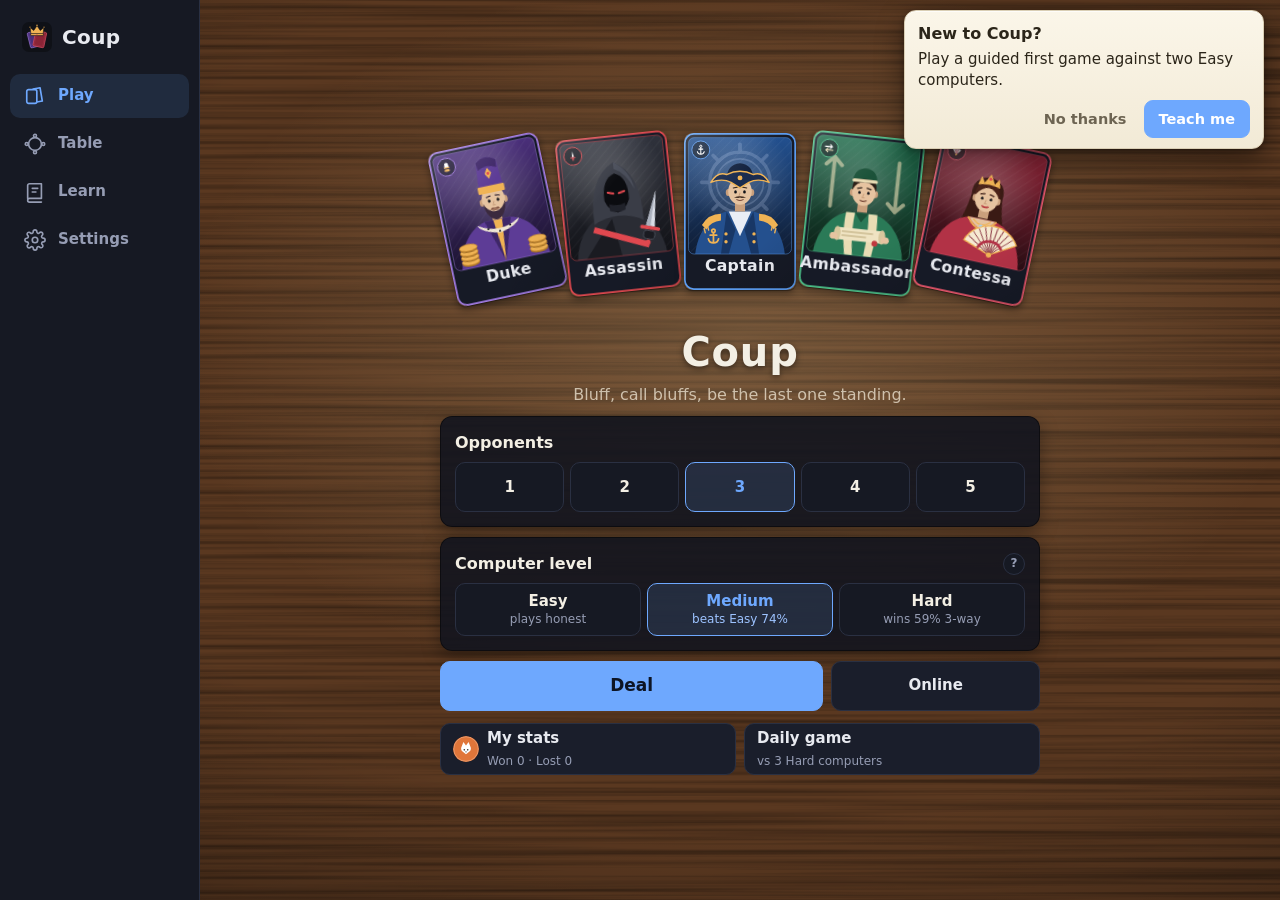
<file: index.html>
<!DOCTYPE html>
<html lang="en">
<head>
<meta charset="utf-8">
<meta name="viewport" content="width=device-width, initial-scale=1, viewport-fit=cover">
<meta name="theme-color" content="#0f1117">
<link rel="manifest" href="manifest.webmanifest">
<meta name="mobile-web-app-capable" content="yes">
<meta name="apple-mobile-web-app-capable" content="yes">
<meta name="apple-mobile-web-app-title" content="Coup">
<meta name="apple-mobile-web-app-status-bar-style" content="black-translucent">
<title>Coup</title>
<meta name="description" content="Play Coup against measured computer players, with live odds on every claim, or track a real table game.">
<link rel="icon" href="icon.svg" type="image/svg+xml">
<link rel="apple-touch-icon" href="apple-touch-icon.png">
<link rel="stylesheet" href="css/table.css?v=16">
<link rel="stylesheet" href="css/coach.css?v=16">
<link rel="stylesheet" href="css/profile.css?v=16">
<link rel="stylesheet" href="styles.css?v=16">
</head>
<body>
<div class="app">
  <main>
    <section class="tab active" id="tab-play" aria-label="Play"></section>
    <section class="tab" id="tab-table" aria-label="Table"></section>
    <section class="tab scroll" id="tab-learn" aria-label="Learn"></section>
    <section class="tab scroll" id="tab-settings" aria-label="Settings"></section>
  </main>
  <nav class="tabs" aria-label="Sections">
    <div class="brand"><img src="icon.svg" alt="">Coup</div>
    <button data-tab="play" class="on" aria-label="Play">
      <svg viewBox="0 0 24 24" fill="none" stroke="currentColor" stroke-width="1.8" stroke-linecap="round" stroke-linejoin="round"><rect x="3" y="5" width="11" height="15" rx="2"/><path d="M10 4.5 17.5 3l2.5 14.5-6 1"/></svg>Play</button>
    <button data-tab="table" aria-label="Table">
      <svg viewBox="0 0 24 24" fill="none" stroke="currentColor" stroke-width="1.8" stroke-linecap="round" stroke-linejoin="round"><circle cx="12" cy="12" r="7"/><circle cx="12" cy="3" r="1.6"/><circle cx="12" cy="21" r="1.6"/><circle cx="3" cy="12" r="1.6"/><circle cx="21" cy="12" r="1.6"/></svg>Table</button>
    <button data-tab="learn" aria-label="Learn">
      <svg viewBox="0 0 24 24" fill="none" stroke="currentColor" stroke-width="1.8" stroke-linecap="round" stroke-linejoin="round"><path d="M4 19V5a2 2 0 0 1 2-2h13v16H6a2 2 0 0 0-2 2 2 2 0 0 0 2 2h13"/><path d="M9 8h6M9 12h4"/></svg>Learn</button>
    <button data-tab="settings" aria-label="Settings">
      <svg viewBox="0 0 24 24" fill="none" stroke="currentColor" stroke-width="1.8" stroke-linecap="round" stroke-linejoin="round"><circle cx="12" cy="12" r="3"/><path d="M19.4 15a1.7 1.7 0 0 0 .3 1.8l.1.1a2 2 0 1 1-2.8 2.8l-.1-.1a1.7 1.7 0 0 0-1.8-.3 1.7 1.7 0 0 0-1 1.5V21a2 2 0 1 1-4 0v-.1a1.7 1.7 0 0 0-1.1-1.5 1.7 1.7 0 0 0-1.8.3l-.1.1a2 2 0 1 1-2.8-2.8l.1-.1a1.7 1.7 0 0 0 .3-1.8 1.7 1.7 0 0 0-1.5-1H3a2 2 0 1 1 0-4h.1a1.7 1.7 0 0 0 1.5-1.1 1.7 1.7 0 0 0-.3-1.8l-.1-.1a2 2 0 1 1 2.8-2.8l.1.1a1.7 1.7 0 0 0 1.8.3H9a1.7 1.7 0 0 0 1-1.5V3a2 2 0 1 1 4 0v.1a1.7 1.7 0 0 0 1 1.5 1.7 1.7 0 0 0 1.8-.3l.1-.1a2 2 0 1 1 2.8 2.8l-.1.1a1.7 1.7 0 0 0-.3 1.8V9a1.7 1.7 0 0 0 1.5 1H21a2 2 0 1 1 0 4h-.1a1.7 1.7 0 0 0-1.5 1z"/></svg>Settings</button>
  </nav>
</div>
<div id="overlay"></div>
<script src="js/build.js?v=16"></script>
<script src="js/art.js?v=16"></script>
<script src="js/engine.js?v=16"></script>
<script src="js/odds.js?v=16"></script>
<script src="js/ai.js?v=16"></script>
<script src="js/table.js?v=16"></script>
<script src="js/coupgame.js?v=16"></script>
<script src="js/fx.js?v=16"></script>
<script src="js/tablekit.js?v=16"></script>
<script src="js/coach.js?v=16"></script>
<script src="js/profile.js?v=16"></script>
<script src="js/pwa.js?v=16" data-version="16"></script>
<script src="js/app.js?v=16"></script>
</body>
</html>
</file>
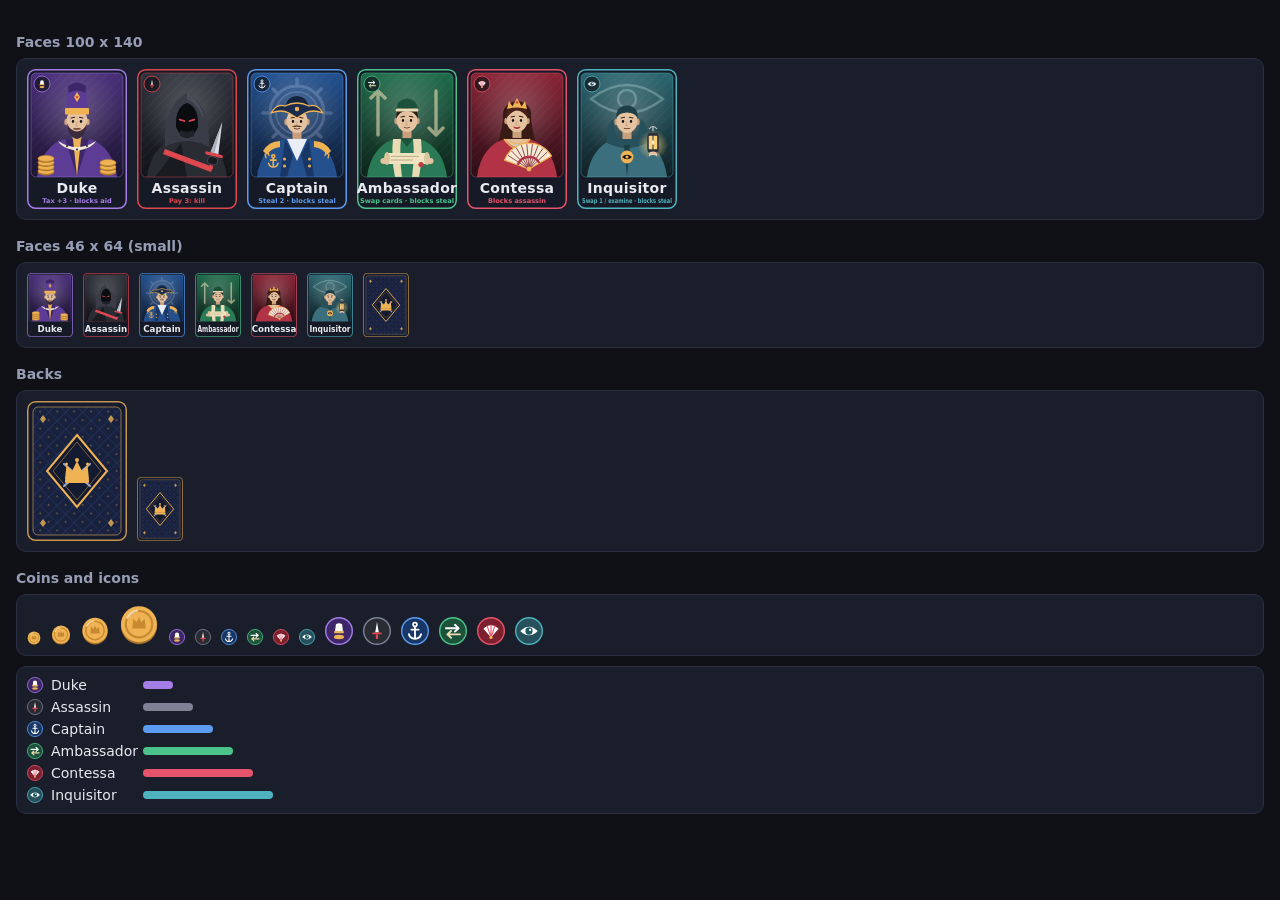
<file: art-preview.html>
<!doctype html>
<html lang="en">
<head>
<meta charset="utf-8">
<meta name="viewport" content="width=device-width, initial-scale=1">
<title>Coup art preview</title>
<style>
  :root { --bg:#0f1117; --panel:#1a1e2b; --line:#2a3042; --text:#e8eaf0; --muted:#969db4; }
  * { box-sizing: border-box; }
  body { margin:0; padding:16px; background:var(--bg); color:var(--text); font-family:system-ui,-apple-system,'Segoe UI',Roboto,sans-serif; }
  h2 { font-size:14px; color:var(--muted); font-weight:600; margin:18px 0 8px; }
  .row { display:flex; flex-wrap:wrap; gap:10px; align-items:flex-end; }
  .panel { background:var(--panel); border:1px solid var(--line); border-radius:10px; padding:10px; }
  .big svg { width:100px; height:140px; }
  .mid svg { width:72px; height:101px; }
  .small svg { width:46px; height:64px; }
  .list { display:flex; flex-direction:column; gap:6px; font-size:14px; }
  .list div { display:flex; gap:8px; align-items:center; }
  .bar { height:8px; border-radius:4px; }
</style>
</head>
<body>
<h2>Faces 100 x 140</h2>
<div class="row big panel" id="big"></div>
<h2>Faces 46 x 64 (small)</h2>
<div class="row small panel" id="small"></div>
<h2>Backs</h2>
<div class="row panel" id="backs"></div>
<h2>Coins and icons</h2>
<div class="row panel" id="coins"></div>
<div class="panel list" id="icons" style="margin-top:10px"></div>
<script src="js/art.js"></script>
<script>
  const A = window.CoupArt;
  const $ = (id) => document.getElementById(id);
  $('big').innerHTML = A.CHARS.map((c) => A.card(c)).join('');
  $('small').innerHTML = A.CHARS.map((c) => A.card(c, { small: true })).join('') + A.back({ small: true });
  $('backs').innerHTML = '<div class="big">' + A.back() + '</div><div class="small">' + A.back({ small: true }) + '</div>';
  $('coins').innerHTML = [14, 20, 28, 40].map((n) => A.coin(n)).join('') +
    A.CHARS.map((c) => A.icon(c)).join('') + A.CHARS.map((c) => A.icon(c, 28)).join('');
  $('icons').innerHTML = A.CHARS.map((c, i) => '<div>' + A.icon(c) + '<span style="width:84px">' + c +
    '</span><span class="bar" style="width:' + (30 + i * 20) + 'px;background:' + A.COLORS[c] + '"></span></div>').join('');
</script>
</body>
</html>
</file>
<file: css/table.css>
/* table.css: "real table" look for Tim's board games (game-table 1.0.0). Copy unchanged into css/table.css.
   Every colour is a CSS variable, so a game can keep its own palette. Original art only (CSS gradients + tiny SVG noise). */

:root {
  --card-w: 60px; --back: #a8262f; --ink: rgba(255, 255, 255, .3);
  --chip: #c62f2f; --spot: #f4efe3; --chip-size: 34px; --metal: #e7b93e; --metal-d: #9a6d12; --coin-size: 28px;
  --gem: #2c8f5a; --gem-size: 32px; --die: #f6f2e8; --pip: #1d1d1d; --die-size: 26px;
  --dial: #2a4f86; --deg: 0deg; --dial-size: 84px; --tok: #d8b46a; --tok-ink: #3b2a12; --tok-size: 30px;
}

/* ---------- surfaces ---------- */
.tbl-surface {
  --tbl-base: #1f6b43;
  --tbl-light: rgba(255, 244, 214, .16);
  --tbl-vig: rgba(0, 0, 0, .5);
  --tbl-tex: url("data:image/svg+xml,%3Csvg xmlns='http://www.w3.org/2000/svg' width='140' height='140'%3E%3Cfilter id='n'%3E%3CfeTurbulence type='fractalNoise' baseFrequency='.85' numOctaves='2' stitchTiles='stitch'/%3E%3CfeColorMatrix values='0 0 0 0 0 0 0 0 0 0 0 0 0 0 0 0 0 0 .55 -.1'/%3E%3C/filter%3E%3Crect width='100%25' height='100%25' filter='url(%23n)'/%3E%3C/svg%3E");
  --tbl-tex-size: 140px 140px;
  position: relative; isolation: isolate; color: #f3efe4;
  background-color: var(--tbl-base);
  background-image:
    radial-gradient(ellipse 120% 95% at 50% 42%, transparent 52%, var(--tbl-vig) 100%),
    radial-gradient(ellipse 70% 55% at 50% 38%, var(--tbl-light), transparent 75%),
    var(--tbl-tex);
  background-size: 100% 100%, 100% 100%, var(--tbl-tex-size);
}
.tbl-felt-green { --tbl-base: #1f6b43; }
.tbl-felt-blue { --tbl-base: #1d4f7a; }
.tbl-wood-dark, .tbl-wood-light {
  --tbl-base: #5a3820;
  --tbl-tex: url("data:image/svg+xml,%3Csvg xmlns='http://www.w3.org/2000/svg' width='400' height='200'%3E%3Cfilter id='w'%3E%3CfeTurbulence type='fractalNoise' baseFrequency='.004 .2' numOctaves='3' seed='7' stitchTiles='stitch'/%3E%3CfeColorMatrix values='0 0 0 0 0 0 0 0 0 0 0 0 0 0 0 0 0 0 0.8 -.3'/%3E%3C/filter%3E%3Crect width='100%25' height='100%25' filter='url(%23w)'/%3E%3C/svg%3E");
  --tbl-tex-size: 100% 200px;
  --tbl-light: rgba(255, 226, 170, .2);
}
.tbl-wood-light { --tbl-base: #c39462; --tbl-vig: rgba(40, 20, 0, .42); color: #2b1d10; }
.tbl-cloth {
  --tbl-base: #ddd3c0; --tbl-vig: rgba(40, 30, 10, .4); --tbl-light: rgba(255, 255, 255, .25); color: #2d261b;
  --tbl-tex: url("data:image/svg+xml,%3Csvg xmlns='http://www.w3.org/2000/svg' width='6' height='6'%3E%3Cpath d='M0 .5h6M.5 0v6' stroke='%23000' stroke-opacity='.045'/%3E%3Cpath d='M0 3.5h6M3.5 0v6' stroke='%23fff' stroke-opacity='.06'/%3E%3C/svg%3E");
  --tbl-tex-size: 6px 6px;
}

/* ---------- cards ---------- */
.tbl-card, .tbl-face {
  box-sizing: border-box; position: relative; flex: none;
  width: var(--card-w); aspect-ratio: var(--ratio, 63 / 88);
  border-radius: calc(var(--card-w) * .075);
  background: var(--card-paper, #fbf9f3); color: #1b1b1b;
  border: 1px solid var(--card-edge, rgba(0, 0, 0, .3));
  box-shadow: 0 1px 1px rgba(0, 0, 0, .28), 0 2px 6px rgba(0, 0, 0, .22);
  transition: box-shadow .2s ease, transform .2s ease;
}
.tbl-card::after, .tbl-face::after {
  content: ""; position: absolute; inset: 0; border-radius: inherit; pointer-events: none;
  background: linear-gradient(135deg, rgba(255, 255, 255, .32), transparent 38%, transparent 70%, rgba(0, 0, 0, .06));
}
.tbl-face { width: 100%; height: 100%; aspect-ratio: auto; position: absolute; inset: 0; }
.tbl-card.is-up, .tbl-card.is-lifted { box-shadow: 0 2px 3px rgba(0, 0, 0, .25), 0 12px 22px rgba(0, 0, 0, .38); }
.tbl-poker { --ratio: 63 / 88; } .tbl-bridge { --ratio: 57 / 89; } .tbl-mini { --ratio: 44 / 67; }
.tbl-square { --ratio: 1 / 1; } .tbl-tarot { --ratio: 70 / 120; }
.tbl-dark-edge { --card-edge: #111; }

/* flip: <div class="tbl-card tbl-flip [is-down]"><div class="tbl-inner"><div class="tbl-face">front</div><div class="tbl-face tbl-back"></div></div></div> */
.tbl-flip { background: none; border: 0; box-shadow: none; perspective: 700px; }
.tbl-flip::after { display: none; }
.tbl-inner { position: absolute; inset: 0; transform-style: preserve-3d; transition: transform .45s cubic-bezier(.3, .7, .3, 1); }
.tbl-flip.is-down .tbl-inner { transform: rotateY(180deg); }
.tbl-inner > .tbl-face { -webkit-backface-visibility: hidden; backface-visibility: hidden; }
.tbl-inner > .tbl-back { transform: rotateY(180deg); }
/* don't trust backface-visibility alone (some WebKit builds ignore it): swap faces at the 90° midpoint */
.tbl-inner > .tbl-face { transition: visibility 0s linear .225s; }
.tbl-flip:not(.is-down) .tbl-inner > .tbl-back, .tbl-flip.is-down .tbl-inner > .tbl-face:not(.tbl-back) { visibility: hidden; }
.tbl-instant, .tbl-instant * { transition: none !important; }

/* backs: .tbl-back + .tbl-lattice | .tbl-diamonds | .tbl-sunburst ; colour with --back */
.tbl-back {
  --frame: calc(var(--card-w) * .07);
  background-color: var(--back); border-color: rgba(0, 0, 0, .3); background-clip: padding-box;
  box-shadow: inset 0 0 0 var(--frame) var(--back-frame, #f7f4ec), inset 0 0 0 calc(var(--frame) + 1px) rgba(0, 0, 0, .25),
    var(--tbl-stack, 0 1px 1px rgba(0, 0, 0, .28), 0 2px 6px rgba(0, 0, 0, .22));
}
.tbl-face.tbl-back { --frame: 4px; }
.tbl-lattice { background-image: repeating-linear-gradient(45deg, var(--ink) 0 1px, transparent 1px 6px), repeating-linear-gradient(-45deg, var(--ink) 0 1px, transparent 1px 6px); }
.tbl-diamonds { background-image: repeating-conic-gradient(from 45deg, var(--ink) 0 25%, transparent 0 50%); background-size: 9px 9px; background-position: center; }
.tbl-sunburst { background-image: radial-gradient(circle at 50% 50%, var(--back) 0 13%, var(--ink) 13% 15%, transparent 15%), repeating-conic-gradient(from 0deg at 50% 50%, var(--ink) 0 5deg, transparent 5deg 12deg); }
.tbl-blue { --back: #1f4e8c; } .tbl-black { --back: #222; } .tbl-green { --back: #1d6a46; }

/* standard playing-card face (TABLE.pc) */
.tbl-pc { font-family: Georgia, "Times New Roman", serif; font-weight: 700; color: #1a1a1a; overflow: hidden; }
.tbl-pc.red { color: #c3192b; }
.tbl-idx { position: absolute; left: 6%; top: 3.5%; text-align: center; line-height: .95; font-size: calc(var(--card-w) * .21); letter-spacing: -.04em; }
.tbl-idx i { display: block; font-style: normal; font-size: .82em; }
.tbl-idx.b { left: auto; top: auto; right: 6%; bottom: 3.5%; transform: rotate(180deg); }
.tbl-pip { position: absolute; inset: 0; display: grid; place-items: center; font-size: calc(var(--card-w) * .48); line-height: 1; }
.tbl-pips { position: absolute; inset: 0; }
.tbl-pips b { position: absolute; transform: translate(-50%, -50%); font-size: calc(var(--card-w) * .2); line-height: 1; font-weight: 400; }
.tbl-pips b.r { transform: translate(-50%, -50%) rotate(180deg); }
.tbl-court {
  inset: 16% 19%; display: flex; flex-direction: column; border: 1px solid currentColor; border-radius: 2px; overflow: hidden;
  box-shadow: inset 0 0 0 2px #e9c45a, inset 0 0 0 3px #2c4f9e;
  background: linear-gradient(to bottom right, transparent calc(50% - .5px), currentColor 50%, transparent calc(50% + .5px)),
    linear-gradient(#f6e7b8, #f3d38a 48%, #e9e1cc 50%, #f3d38a 52%, #f6e7b8);
}
.tbl-court em { flex: 1; display: grid; place-items: center; font-style: normal; font-size: calc(var(--card-w) * .2); letter-spacing: -.05em; }
.tbl-court em + em { transform: rotate(180deg); }
.tbl-tilt { transform: perspective(1200px) rotateX(16deg); transform-origin: 50% 100%; }

/* ---------- decks + piles ---------- */
.tbl-deck { position: relative; display: inline-block; flex: none; }
.tbl-deck > .tbl-back { position: relative; transform: translateY(var(--tbl-rise, 0)); }
.tbl-deck.is-empty, .tbl-spot {
  width: var(--card-w, 60px); aspect-ratio: var(--ratio, 63 / 88); box-sizing: border-box;
  border: 2px dashed rgba(255, 255, 255, .35); border-radius: calc(var(--card-w, 60px) * .075); background: rgba(0, 0, 0, .08);
}
.tbl-wood-light .tbl-deck.is-empty, .tbl-cloth .tbl-deck.is-empty, .tbl-wood-light .tbl-spot, .tbl-cloth .tbl-spot { border-color: rgba(0, 0, 0, .3); }
.tbl-badge {
  position: absolute; right: -6px; bottom: -6px; z-index: 2; min-width: 20px; padding: 1px 6px; box-sizing: border-box;
  border-radius: 10px; background: #1b1b1f; color: #fff; font: 700 11px/16px system-ui, sans-serif; text-align: center;
  box-shadow: 0 1px 3px rgba(0, 0, 0, .5);
}
.tbl-pile { position: relative; display: inline-block; flex: none; width: var(--card-w, 60px); aspect-ratio: var(--ratio, 63 / 88); }
.tbl-pile > .tbl-card { position: absolute; left: 0; top: 0; transform: translate(var(--x, 0), var(--y, 0)) rotate(var(--r, 0deg)); }

/* ---------- hands ---------- */
.tbl-fan { position: relative; width: 100%; touch-action: manipulation; }
.tbl-fan > .tbl-card, .tbl-fan > .tbl-deal-in {
  position: absolute; left: 0; bottom: 0; transform-origin: 50% 100%; cursor: pointer;
  transform: translate(var(--x, 0), calc(var(--y, 0px) - var(--up, 0px))) rotate(var(--r, 0deg));
}
.tbl-fan > .is-up { --up: var(--lift, 18px); }
.tbl-fan.is-back > .tbl-card { cursor: default; }
.tbl-fan.is-across { transform: rotate(180deg); }

/* ---------- seats ---------- */
.tbl-seats { display: flex; gap: 6px; justify-content: space-around; align-items: flex-start; padding: 6px 4px; }
.tbl-seat { display: flex; flex-direction: column; align-items: center; gap: 4px; min-width: 0; flex: 1 1 0; }
.tbl-plate {
  max-width: 100%; padding: 2px 8px; border-radius: 4px; overflow: hidden; text-overflow: ellipsis; white-space: nowrap;
  font: 700 12px/18px system-ui, sans-serif; color: #f6efdc; letter-spacing: .02em;
  background: linear-gradient(#3b2a1a, #24180d); border: 1px solid #7a5a2e; box-shadow: inset 0 1px 0 rgba(255, 220, 150, .25), 0 2px 4px rgba(0, 0, 0, .4);
}
.tbl-seat.is-turn .tbl-plate { border-color: #f0c35a; box-shadow: 0 0 0 2px rgba(240, 195, 90, .45), 0 2px 4px rgba(0, 0, 0, .4); }
.tbl-seat-area { display: flex; flex-wrap: wrap; gap: 4px; justify-content: center; align-items: center; min-height: 8px; }
@media (min-width: 700px) {
  .tbl-seats.tbl-oval { position: absolute; inset: 0; display: block; padding: 0; pointer-events: none; }
  .tbl-oval > .tbl-seat { position: absolute; left: var(--sx); top: var(--sy); transform: translate(-50%, -50%); pointer-events: auto; max-width: 22%; }
}

/* ---------- objects ---------- */
.tbl-chip {
  display: inline-block; flex: none; width: var(--chip-size); height: var(--chip-size); border-radius: 50%; position: relative;
  background: radial-gradient(closest-side, var(--chip) 0 60%, var(--spot) 61% 65%, transparent 66%),
    repeating-conic-gradient(from 10deg, var(--chip) 0 30deg, var(--spot) 30deg 45deg);
  box-shadow: inset 0 -2px 3px rgba(0, 0, 0, .35), inset 0 2px 2px rgba(255, 255, 255, .35), 0 2px 3px rgba(0, 0, 0, .45);
}
.tbl-chip.v1 { --chip: #ece8de; --spot: #2a5db0; } .tbl-chip.v5 { --chip: #c62f2f; } .tbl-chip.v10 { --chip: #2a5db0; }
.tbl-chip.v25 { --chip: #23854d; } .tbl-chip.v100 { --chip: #1d1d1f; } .tbl-chip.v500 { --chip: #6b3aa0; } .tbl-chip.v1000 { --chip: #e0a526; --spot: #3a2a10; }
.tbl-stacks { display: inline-flex; gap: 3px; align-items: flex-end; }
.tbl-stack { position: relative; width: var(--chip-size); flex: none; height: calc(var(--chip-size) * .42 + var(--n, 1) * 4px); }
.tbl-stack > .tbl-chip { position: absolute; left: 0; bottom: calc(var(--i) * 4px); height: calc(var(--chip-size) * .42); z-index: 1; }
.tbl-stack > .tbl-chip::before {
  content: ""; position: absolute; left: 0; right: 0; top: 50%; height: calc(50% + 4px); z-index: -1; border-radius: 0 0 50% 50% / 0 0 100% 100%;
  background: linear-gradient(rgba(0, 0, 0, .25), rgba(0, 0, 0, .25)), repeating-linear-gradient(90deg, var(--chip) 0 16%, var(--spot) 16% 23%);
  box-shadow: inset 0 -1px 0 rgba(0, 0, 0, .45);
}
.tbl-stack > .tbl-chip:not(:last-child) { background: var(--chip); box-shadow: none; }
.tbl-stack > .tbl-chip:last-child { box-shadow: inset 0 1px 1px rgba(255, 255, 255, .3); }
.tbl-stack::after { content: ""; position: absolute; left: 4%; right: -6%; bottom: -3px; height: 8px; border-radius: 50%; background: rgba(0, 0, 0, .35); filter: blur(2px); z-index: 0; }

.tbl-coin {
  display: inline-grid; place-items: center; flex: none; width: var(--coin-size); height: var(--coin-size); border-radius: 50%;
  font: 800 calc(var(--coin-size) * .38)/1 Georgia, serif; color: var(--metal-d);
  background: radial-gradient(circle at 35% 30%, rgba(255, 255, 255, .7), transparent 32%), radial-gradient(closest-side, var(--metal) 0 74%, var(--metal-d) 76% 80%, var(--metal) 82%);
  box-shadow: inset 0 -2px 2px rgba(0, 0, 0, .3), inset 0 1px 1px rgba(255, 255, 255, .7), 0 1px 1px rgba(0, 0, 0, .5), 0 3px 5px rgba(0, 0, 0, .3);
}
.tbl-coin.silver { --metal: #d5d8dd; --metal-d: #7b818a; } .tbl-coin.copper { --metal: #d0864f; --metal-d: #7f4320; }
.tbl-gem {
  display: inline-block; flex: none; position: relative; width: var(--gem-size); height: var(--gem-size); border-radius: 50%;
  background: radial-gradient(closest-side, #f2eee4 0 82%, #bdb6a5 84%);
  box-shadow: inset 0 -2px 3px rgba(0, 0, 0, .3), 0 2px 3px rgba(0, 0, 0, .45);
}
.tbl-gem::after {
  content: ""; position: absolute; inset: 20%; clip-path: polygon(50% 0, 93% 25%, 93% 75%, 50% 100%, 7% 75%, 7% 25%);
  background: linear-gradient(150deg, rgba(255, 255, 255, .7) 0 18%, transparent 19%), conic-gradient(from 30deg, var(--gem), rgba(0, 0, 0, .35) 60deg, var(--gem) 120deg, rgba(255, 255, 255, .35) 180deg, var(--gem) 240deg, rgba(0, 0, 0, .25) 300deg, var(--gem)), var(--gem);
}
.tbl-cube {
  display: inline-block; flex: none; width: var(--size, 16px); height: var(--size, 16px); border-radius: 2px; background: var(--piece, #c0392b);
  background-image: linear-gradient(135deg, rgba(255, 255, 255, .28), transparent 60%);
  box-shadow: inset -2px -2px 0 rgba(0, 0, 0, .28), inset 1px 1px 0 rgba(255, 255, 255, .3), 2px 3px 3px rgba(0, 0, 0, .4);
}
.tbl-meeple, .tbl-pawn {
  display: inline-block; flex: none; position: relative; width: var(--size, 26px); height: var(--size, 26px); filter: drop-shadow(1px 3px 2px rgba(0, 0, 0, .45));
}
.tbl-meeple::before, .tbl-pawn::before {
  content: ""; position: absolute; inset: 0; background: linear-gradient(120deg, rgba(255, 255, 255, .35), transparent 45%, rgba(0, 0, 0, .25)), var(--piece, #2f6fd1);
  -webkit-mask: var(--shape) center / contain no-repeat; mask: var(--shape) center / contain no-repeat;
}
.tbl-meeple { --shape: url("data:image/svg+xml,%3Csvg xmlns='http://www.w3.org/2000/svg' viewBox='0 0 100 100'%3E%3Cpath d='M50 6c10 0 16 7 16 16 0 5-2 9-5 12 12 2 27 6 33 12 5 5 1 11-6 12l-16 2 12 32c2 5-1 8-6 8H63L50 74 37 100H22c-5 0-8-3-6-8l12-32-16-2c-7-1-11-7-6-12 6-6 21-10 33-12-3-3-5-7-5-12 0-9 6-16 16-16z'/%3E%3C/svg%3E"); }
.tbl-pawn { --shape: url("data:image/svg+xml,%3Csvg xmlns='http://www.w3.org/2000/svg' viewBox='0 0 100 100'%3E%3Cpath d='M50 4a15 15 0 0 1 9 27c6 3 9 7 9 11H58c1 15 6 30 16 40 6 2 8 6 8 10v4H18v-4c0-4 2-8 8-10 10-10 15-25 16-40H32c0-4 3-8 9-11A15 15 0 0 1 50 4z'/%3E%3C/svg%3E"); }
.tbl-die {
  display: inline-grid; flex: none; grid-template: repeat(3, 1fr) / repeat(3, 1fr); padding: calc(var(--die-size) * .14); box-sizing: border-box;
  width: var(--die-size); height: var(--die-size); border-radius: 20%;
  background: radial-gradient(circle at 30% 25%, rgba(255, 255, 255, .9), transparent 45%), var(--die);
  box-shadow: inset -2px -3px 3px rgba(0, 0, 0, .22), inset 2px 2px 2px rgba(255, 255, 255, .8), 2px 4px 5px rgba(0, 0, 0, .45);
}
.tbl-die > i { width: 76%; aspect-ratio: 1; place-self: center; border-radius: 50%; background: var(--pip); box-shadow: inset 0 1px 1px rgba(0, 0, 0, .6), 0 1px 0 rgba(255, 255, 255, .5); }
.tbl-die.red { --die: #c8262f; --pip: #fff; } .tbl-die.black { --die: #222; --pip: #fff; }
.tbl-dial {
  display: inline-block; flex: none; position: relative; width: var(--dial-size); height: var(--dial-size); border-radius: 50%;
  background: repeating-conic-gradient(rgba(255, 255, 255, .5) 0 1.5deg, transparent 1.5deg 15deg), radial-gradient(closest-side, #e9e4d6 0 70%, var(--dial) 72%);
  box-shadow: inset 0 -3px 4px rgba(0, 0, 0, .35), 0 3px 6px rgba(0, 0, 0, .45);
}
.tbl-dial::after {
  content: ""; position: absolute; left: calc(50% - 3px); top: 12%; width: 6px; height: 38%; border-radius: 3px; background: #b3262e;
  transform-origin: 50% 100%; transform: rotate(var(--deg)); box-shadow: 0 0 0 4px rgba(0, 0, 0, 0), 1px 2px 2px rgba(0, 0, 0, .4);
}
.tbl-token {
  display: inline-grid; place-items: center; flex: none; width: var(--tok-size); height: var(--tok-size); border-radius: 50%;
  font: 800 calc(var(--tok-size) * .4)/1 system-ui, sans-serif; color: var(--tok-ink);
  background: radial-gradient(closest-side, var(--tok) 0 76%, var(--tok-ink) 78% 81%, var(--tok) 83%);
  box-shadow: 0 2px 0 rgba(0, 0, 0, .3), 0 3px 0 #5d4a2a, 0 4px 5px rgba(0, 0, 0, .4);
}
.tbl-marker {
  display: inline-block; flex: none; width: var(--size, 18px); height: var(--size, 18px); border-radius: 50%;
  background: radial-gradient(circle at 35% 30%, rgba(255, 255, 255, .45), transparent 50%), var(--piece, #e2c044);
  box-shadow: inset 0 -1px 2px rgba(0, 0, 0, .3), 0 3px 0 rgba(0, 0, 0, .35), 1px 4px 4px rgba(0, 0, 0, .35);
}

@media (prefers-reduced-motion: reduce) {
  .tbl-card, .tbl-face, .tbl-inner, .tbl-fan > * { transition: none !important; }
}
</file>
<file: css/coach.css>
/* coach.css: guided first game + rules sheet (game-coach 1.2.0). Copy unchanged into css/coach.css.
   Looks like paper on the table: a cream note card for the coach, a printed rulebook sheet for the rules.
   Theme with the variables below (set them on :root in the game's own css). Original look only. */
:root {
  --coach-paper: #fbf6e9;
  --coach-paper-2: #f2ead6;
  --coach-ink: #2b2519;
  --coach-muted: #6d6452;
  --coach-line: #d9ceb4;
  --coach-accent: var(--accent, #2f6fdb);
  --coach-accent-ink: #fff;
  --coach-dim: rgba(6, 8, 12, .58);
  --coach-z: 60;
  /* --coach-offer-bottom: the offer card's gap from the bottom (set it above a bottom tab bar) */
  /* --coach-offer-top: its gap from the top with COACH.offer({ place: 'top' | 'auto' }) (default 10px) */
  /* --coach-link: link colour inside the rules sheet (default dark ink-blue #2a4f9e) */
  --coach-font: inherit;
}

/* ---------------------------------------------------------------- tour layer */
.coach-layer { position: fixed; inset: 0; z-index: var(--coach-z); pointer-events: none; font-family: var(--coach-font); }
.coach-layer.coach-off { display: none; }
/* four panels dim everything around the hole; taps pass through unless the step blocks them */
.coach-block { position: fixed; background: var(--coach-dim); pointer-events: none; }
.coach-blocking .coach-block { pointer-events: auto; }
.coach-ring { position: fixed; border-radius: 10px; pointer-events: none;
  box-shadow: 0 0 0 3px var(--coach-accent), 0 0 0 7px color-mix(in srgb, var(--coach-accent) 30%, transparent), 0 0 22px 4px color-mix(in srgb, var(--coach-accent) 45%, transparent);
  animation: coach-glow 1.6s ease-in-out infinite; }
@keyframes coach-glow { 50% { box-shadow: 0 0 0 3px var(--coach-accent), 0 0 0 10px color-mix(in srgb, var(--coach-accent) 18%, transparent), 0 0 30px 8px color-mix(in srgb, var(--coach-accent) 35%, transparent); } }

/* the note card: cream paper, a little tilt-free shadow like a card lying on the table */
.coach-bubble, .coach-offer {
  position: fixed; pointer-events: auto; box-sizing: border-box; overflow-y: auto; overscroll-behavior: contain;
  background: linear-gradient(180deg, var(--coach-paper), var(--coach-paper-2)); color: var(--coach-ink);
  border: 1px solid var(--coach-line); border-radius: 12px; padding: 12px 13px 10px;
  box-shadow: 0 1px 0 rgba(255,255,255,.7) inset, 0 10px 28px rgba(0,0,0,.45), 0 2px 6px rgba(0,0,0,.3);
  font-size: 15px; line-height: 1.42; -webkit-text-size-adjust: 100%;
}
/* a note squeezed by a big target keeps its title and buttons; only the text scrolls */
.coach-bubble { display: flex; flex-direction: column; }
.coach-bubble > .coach-title, .coach-bubble > .coach-row { flex-shrink: 0; }
.coach-bubble > .coach-text { flex: 0 1 auto; min-height: 0; overflow-y: auto; overscroll-behavior: contain; }
.coach-bubble > .coach-text > :last-child { margin-bottom: 0; }
.coach-title { display: block; font-size: 16px; margin: 0 0 3px; }
.coach-text { margin: 0 0 9px; }
.coach-text p { margin: 0 0 6px; }
.coach-text b, .coach-text strong { color: inherit; }
.coach-row { display: flex; align-items: center; gap: 8px; }
.coach-count { flex: 1; font-size: 12.5px; color: var(--coach-muted); font-variant-numeric: tabular-nums; }
.coach-offer .coach-row { justify-content: flex-end; }
.coach-btn { min-height: 38px; padding: 0 14px; border-radius: 9px; border: 1px solid var(--coach-line); background: #fff; color: var(--coach-ink);
  font: inherit; font-size: 14.5px; font-weight: 600; cursor: pointer; -webkit-tap-highlight-color: transparent; touch-action: manipulation; }
.coach-btn.primary { background: var(--coach-accent); border-color: var(--coach-accent); color: var(--coach-accent-ink); }
.coach-btn.ghost { background: transparent; border-color: transparent; color: var(--coach-muted); padding: 0 8px; }
.coach-btn:active { transform: scale(.97); }
.coach-btn:focus-visible, .coach-x:focus-visible, .coach-rules-nav button:focus-visible { outline: 2px solid var(--coach-accent); outline-offset: 2px; }

.coach-bubble.enter, .coach-offer.enter { animation: coach-in .22s ease-out; }
@keyframes coach-in { from { opacity: 0; transform: translateY(6px) scale(.98); } }
.coach-bubble.nudge { animation: coach-nudge .32s ease-in-out; }
@keyframes coach-nudge { 25% { transform: translateX(-5px); } 75% { transform: translateX(5px); } }

/* "first time here?" card: bottom centre, above the game, never a full-screen wall */
.coach-offer { left: 50%; transform: translateX(-50%); bottom: calc(var(--coach-offer-bottom, 14px) + env(safe-area-inset-bottom)); width: min(360px, calc(100vw - 16px));
  z-index: calc(var(--coach-z) - 2); }
.coach-offer.enter { animation: coach-offer-in .25s ease-out; }
@keyframes coach-offer-in { from { opacity: 0; transform: translate(-50%, 10px); } }

/* ---------------------------------------------------------------- rules sheet (a printed rulebook page) */
.coach-rules-back { position: fixed; inset: 0; z-index: calc(var(--coach-z) + 5); background: rgba(0,0,0,.55);
  display: flex; align-items: flex-end; justify-content: center; font-family: var(--coach-font); }
.coach-rules { box-sizing: border-box; width: 100%; max-width: 640px; height: min(92dvh, 900px); display: flex; flex-direction: column;
  background: linear-gradient(180deg, var(--coach-paper), var(--coach-paper-2)); color: var(--coach-ink);
  border-radius: 16px 16px 0 0; box-shadow: 0 -8px 30px rgba(0,0,0,.45); overflow: hidden; }
.coach-rules-back.enter .coach-rules { animation: coach-up .24s ease-out; }
@keyframes coach-up { from { transform: translateY(24px); opacity: .4; } }
.coach-rules-head { display: flex; align-items: center; gap: 8px; padding: 12px 10px 6px 16px; }
.coach-rules-head b { flex: 1; font-size: 18px; letter-spacing: .01em; }
.coach-x { width: 40px; height: 40px; border-radius: 50%; border: 1px solid var(--coach-line); background: #fff; color: var(--coach-ink);
  font-size: 22px; line-height: 1; cursor: pointer; touch-action: manipulation; }
/* the tabs wrap onto a second row on a phone: every section shows, nothing scrolls sideways */
.coach-rules-nav { display: flex; flex-wrap: wrap; gap: 6px; row-gap: 6px; padding: 4px 12px 8px; overflow-x: visible; scrollbar-width: none; border-bottom: 1px solid var(--coach-line); flex-shrink: 0; }
.coach-rules-nav::-webkit-scrollbar { display: none; }
.coach-rules-nav button { flex: 0 0 auto; min-height: 34px; padding: 0 12px; border-radius: 17px; border: 1px solid var(--coach-line); background: rgba(255,255,255,.65);
  color: var(--coach-ink); font: inherit; font-size: 13.5px; font-weight: 600; cursor: pointer; touch-action: manipulation; }
.coach-rules-nav button[aria-current="true"] { background: var(--coach-ink); border-color: var(--coach-ink); color: var(--coach-paper); }
.coach-rules-body { position: relative; flex: 1; min-height: 0; overflow-y: auto; overscroll-behavior: contain; -webkit-overflow-scrolling: touch;
  padding: 6px 18px calc(18px + env(safe-area-inset-bottom)); font-size: 15.5px; line-height: 1.5; outline: none; }
.coach-rules-body section { padding: 8px 0 6px; border-bottom: 1px dashed var(--coach-line); }
.coach-rules-body section:last-of-type { border-bottom: 0; }
.coach-rules-body h3 { margin: 6px 0 6px; font-size: 17px; }
.coach-rules-body h4 { margin: 10px 0 4px; font-size: 15.5px; }
.coach-rules-body p { margin: 0 0 8px; }
.coach-rules-body ul, .coach-rules-body ol { margin: 0 0 8px; padding-left: 22px; }
.coach-rules-body li { margin: 2px 0; }
.coach-rules-body table { border-collapse: collapse; margin: 4px 0 10px; font-size: 14.5px; }
.coach-rules-body td, .coach-rules-body th { border: 1px solid var(--coach-line); padding: 4px 8px; text-align: left; vertical-align: top; }
.coach-rules-body .tip { display: block; background: rgba(255,255,255,.6); border-left: 3px solid var(--coach-accent); padding: 6px 10px; border-radius: 0 8px 8px 0; margin: 4px 0 10px; font-size: 14.5px; }
/* links: dark ink-blue on the cream paper (the sites' own link colour is light and unreadable here). Low
   specificity on purpose: it beats a site-wide `a { color }`, and a game's own rule
   (`.coach-rules-body a`, `.vids a`) still wins. */
.coach-rules-body :where(a, a:link, a:visited) { color: var(--coach-link, #2a4f9e); text-decoration: underline; text-underline-offset: 2px; }
.coach-rules-body :where(a):focus-visible { outline: 2px solid var(--coach-link, #2a4f9e); outline-offset: 2px; border-radius: 3px; }
.coach-rules-body .coach-vids { list-style: none; padding-left: 0; }
.coach-rules-body .coach-vids li { margin: 0 0 8px; }
.coach-rules-body .coach-vids a { font-weight: 600; }
.coach-vid-ch { display: block; color: var(--coach-muted); font-size: 13.5px; }
.coach-rules-intro { color: var(--coach-muted); margin: 6px 0 4px !important; }
.coach-rules-foot { color: var(--coach-muted); font-size: 13px; margin-top: 12px !important; }
/* laptop: a centred page instead of a bottom sheet */
@media (min-width: 760px) and (min-height: 520px) {
  .coach-rules-back { align-items: center; }
  .coach-rules { border-radius: 14px; height: min(86vh, 860px); box-shadow: 0 16px 50px rgba(0,0,0,.55); }
  .coach-rules-body { padding: 8px 26px 22px; }
}

/* ---------------------------------------------------------------- motion off */
.coach-still .coach-ring, .coach-still .coach-bubble { animation: none !important; }
@media (prefers-reduced-motion: reduce) {
  .coach-ring, .coach-bubble, .coach-offer, .coach-rules-back .coach-rules { animation: none !important; }
}
</file>
<file: css/profile.css>
/* profile.css: the "My stats" panel + achievement banner for game-profile (profile.js).
   Copy unchanged into css/profile.css. Colours come from the game's own variables when it has them
   (--card, --line, --text, --muted, --accent, --good, --bad), so the panel matches each game. */

.pf-ov {
  position: fixed; inset: 0; z-index: 900; display: flex; align-items: flex-end; justify-content: center;
  background: rgba(0, 0, 0, .55); -webkit-tap-highlight-color: transparent;
  padding: 0 0 env(safe-area-inset-bottom, 0);
  animation: pf-fade .18s ease;
}
@keyframes pf-fade { from { opacity: 0; } }
@keyframes pf-up { from { transform: translateY(24px); opacity: .4; } }
.pf-panel {
  --pf-card: var(--card, #1a1e2b); --pf-line: var(--line, #2a3042); --pf-text: var(--text, #e8eaf0);
  --pf-muted: var(--muted, #969db4); --pf-acc: var(--accent, #6ea8fe); --pf-good: var(--good, #6ee7a8); --pf-bad: var(--bad, #f08c8c);
  /* fixed height: switching tabs or editing never makes the panel jump */
  box-sizing: border-box; width: 100%; max-width: 480px; height: min(82vh, 600px); height: min(82dvh, 600px);
  display: flex; flex-direction: column; overflow: hidden;
  background: var(--pf-card); color: var(--pf-text); border: 1px solid var(--pf-line); border-bottom: 0;
  border-radius: 16px 16px 0 0; box-shadow: 0 -10px 40px rgba(0, 0, 0, .45);
  font: 15px/1.3 system-ui, -apple-system, "Segoe UI", Roboto, sans-serif;
  animation: pf-up .22s cubic-bezier(.3, .7, .3, 1);
}
.pf-panel *, .pf-panel *::before, .pf-panel *::after { box-sizing: border-box; }
.pf-panel button { font: inherit; color: inherit; }

/* head: who you are, Elo, close */
.pf-head {
  flex: none; display: flex; align-items: center; gap: 10px; padding: 12px 12px 10px 12px;
  border-bottom: 1px solid var(--pf-line);
  background: linear-gradient(180deg, rgba(255, 255, 255, .04), transparent);
}
.pf-me { display: flex; align-items: center; gap: 10px; min-width: 0; flex: 1; padding: 2px; border: 0; background: none; cursor: pointer; text-align: left; border-radius: 10px; }
.pf-me:active { transform: scale(.98); }
.pf-av { flex: none; display: block; border-radius: 50%; }
.pf-who { display: flex; flex-direction: column; min-width: 0; }
.pf-who b { font-size: 18px; white-space: nowrap; overflow: hidden; text-overflow: ellipsis; }
.pf-who small { color: var(--pf-acc); font-size: 12.5px; }
.pf-elo { flex: none; display: flex; flex-direction: column; align-items: center; line-height: 1.1; padding: 0 4px; }
.pf-elo b { font-size: 24px; font-variant-numeric: tabular-nums; }
.pf-elo small { color: var(--pf-muted); font-size: 11.5px; }
.pf-x { flex: none; width: 44px; height: 44px; display: grid; place-items: center; border: 0; border-radius: 50%; background: rgba(255, 255, 255, .06); cursor: pointer; color: var(--pf-muted); }
.pf-x:hover { color: var(--pf-text); }

/* totals row */
.pf-nums { flex: none; display: grid; grid-template-columns: repeat(6, 1fr); gap: 2px; padding: 10px 8px 8px; text-align: center; }
.pf-nums > div { display: flex; flex-direction: column; min-width: 0; }
.pf-nums b { font-size: 20px; font-variant-numeric: tabular-nums; }
.pf-nums small { color: var(--pf-muted); font-size: 11.5px; white-space: nowrap; overflow: hidden; text-overflow: ellipsis; }
.pf-nums5 { grid-template-columns: repeat(5, 1fr); }
.pf-nums2 { grid-template-columns: repeat(2, 1fr); padding: 6px 0; }

/* tabs (phone) */
.pf-tabs { flex: none; display: flex; gap: 4px; padding: 0 10px 8px; }
.pf-tabs button { flex: 1; min-height: 38px; border: 1px solid var(--pf-line); border-radius: 9px; background: transparent; color: var(--pf-muted); cursor: pointer; font-size: 14px; }
.pf-tabs button[aria-selected="true"] { background: rgba(110, 168, 254, .14); border-color: var(--pf-acc); color: var(--pf-text); }

.pf-body { flex: 1 1 auto; min-height: 0; overflow-y: auto; overscroll-behavior: contain; padding: 0 12px 14px; -webkit-overflow-scrolling: touch; }
.pf-sec { display: none; }
.pf-body[data-show="levels"] [data-sec="levels"], .pf-body[data-show="awards"] [data-sec="awards"], .pf-body[data-show="daily"] [data-sec="daily"] { display: block; }
.pf-sec h4 { margin: 6px 0 6px; font-size: 13px; font-weight: 600; text-transform: uppercase; letter-spacing: .04em; color: var(--pf-muted); display: flex; justify-content: space-between; }
.pf-n { text-transform: none; letter-spacing: 0; color: var(--pf-text); }

/* level table */
.pf-tbl { width: 100%; border-collapse: collapse; font-variant-numeric: tabular-nums; }
.pf-tbl th { font-size: 11.5px; font-weight: 500; color: var(--pf-muted); text-align: center; padding: 2px 4px 4px; }
.pf-tbl th:first-child, .pf-tbl td:first-child { text-align: left; }
.pf-tbl td { text-align: center; padding: 7px 4px; border-top: 1px solid var(--pf-line); font-size: 15px; }
.pf-tbl td:first-child b { font-weight: 600; }
.pf-tbl td:first-child small { margin-left: 6px; color: var(--pf-muted); font-size: 11.5px; }
.pf-tbl td:last-child { font-weight: 600; }
.pf-modes td { text-align: left; }

/* achievements */
.pf-aw { display: grid; grid-template-columns: 1fr; gap: 6px; }
.pf-a { display: flex; align-items: center; gap: 8px; padding: 6px 8px; border-radius: 10px; background: rgba(255, 255, 255, .03); }
.pf-a svg { flex: none; }
.pf-a span { display: flex; flex-direction: column; min-width: 0; }
.pf-a b { font-size: 14.5px; font-weight: 600; }
.pf-a small { color: var(--pf-muted); font-size: 12.5px; }
.pf-a:not(.on) b { color: var(--pf-muted); }

/* daily */
.pf-day { display: flex; align-items: center; justify-content: space-between; gap: 10px; padding: 4px 0 6px; }
.pf-today { display: flex; flex-direction: column; }
.pf-today small { color: var(--pf-muted); font-size: 12px; }
.pf-today b { font-size: 18px; }
.pf-strip { display: grid; grid-template-columns: repeat(14, 1fr); gap: 4px; padding-top: 6px; }
.pf-dd { display: block; aspect-ratio: 1; max-height: 22px; border-radius: 5px; background: rgba(255, 255, 255, .07); }
.pf-dd.r-w { background: var(--pf-good); } .pf-dd.r-l { background: var(--pf-bad); } .pf-dd.r-d, .pf-dd.r-p { background: var(--pf-acc); }

/* buttons */
.pf-btn { min-height: 40px; padding: 6px 14px; border-radius: 10px; border: 1px solid var(--pf-line); background: rgba(255, 255, 255, .05); cursor: pointer; font-size: 14.5px; }
.pf-btn.pri { background: var(--pf-acc); border-color: var(--pf-acc); color: #0d1424; font-weight: 600; }
.pf-btn:disabled { opacity: .45; cursor: default; }
.pf-btn:active:not(:disabled) { transform: scale(.97); }

/* edit name + picture */
.pf-edit { flex: 1 1 auto; min-height: 0; overflow-y: auto; padding: 10px 12px 14px; display: flex; flex-direction: column; gap: 8px; }
.pf-lab { font-size: 12.5px; color: var(--pf-muted); }
.pf-edit input[type="text"] { width: 100%; min-height: 44px; padding: 8px 12px; border-radius: 10px; border: 1px solid var(--pf-line); background: rgba(0, 0, 0, .25); color: var(--pf-text); font: inherit; font-size: 16px; }
.pf-pick { display: grid; grid-template-columns: repeat(8, 1fr); gap: 6px; }
.pf-pick button { padding: 3px; border: 2px solid transparent; border-radius: 50%; background: none; cursor: pointer; aspect-ratio: 1; display: grid; place-items: center; }
.pf-pick button .pf-av { width: 100%; height: auto; }
.pf-pick button[aria-checked="true"] { border-color: var(--pf-acc); }
.pf-row { display: flex; gap: 8px; padding-top: 4px; }
.pf-row .pri { margin-left: auto; }
.pf-msg { min-height: 18px; font-size: 13px; color: var(--pf-muted); }

/* achievement banner (top of the screen, never moves the page) */
.pf-banner {
  position: fixed; left: 50%; top: calc(10px + env(safe-area-inset-top, 0)); z-index: 950; transform: translateX(-50%);
  display: flex; align-items: center; gap: 10px; padding: 8px 16px 8px 10px; max-width: calc(100vw - 24px);
  border-radius: 14px; background: var(--card, #1a1e2b); color: var(--text, #e8eaf0); border: 1px solid #9c7414;
  box-shadow: 0 8px 28px rgba(0, 0, 0, .5); font: 600 15px/1.25 system-ui, -apple-system, "Segoe UI", Roboto, sans-serif;
  pointer-events: none; animation: pf-drop .3s cubic-bezier(.3, .7, .3, 1.2);
  transition: opacity .35s, transform .35s;
}
.pf-banner span { display: flex; flex-direction: column; min-width: 0; }
.pf-banner small { font: 500 11.5px/1.2 system-ui, sans-serif; color: #e8b53a; text-transform: uppercase; letter-spacing: .05em; }
.pf-banner em { font-style: normal; font-weight: 500; color: #cdbb98; }
.pf-banner.out { opacity: 0; transform: translate(-50%, -12px); }
@keyframes pf-drop { from { transform: translate(-50%, -24px); opacity: 0; } }

/* the button a game puts in its UI: <button class="pf-open">… */
.pf-open { display: inline-flex; align-items: center; gap: 6px; cursor: pointer; }
.pf-open .pf-av { width: 28px; height: 28px; }

/* laptop: a centred card, the three sections side by side, no tabs */
@media (min-width: 900px) and (min-height: 520px) {
  .pf-ov { align-items: center; padding: 24px; }
  .pf-panel { max-width: 920px; height: auto; min-height: min(86vh, 440px); max-height: min(86vh, 620px); border-bottom: 1px solid var(--pf-line); border-radius: 16px; }
  .pf-head { padding: 14px 16px 12px; }
  .pf-nums { padding: 12px 16px 10px; }
  .pf-nums b { font-size: 24px; }
  .pf-tabs { display: none; }
  .pf-body { display: grid; grid-template-columns: 1.15fr 1fr; gap: 0 22px; padding: 0 16px 16px; }
  .pf-body:has(> [data-sec="daily"]) { grid-template-columns: 1.15fr 1fr .85fr; }
  .pf-body .pf-sec { display: block; min-width: 0; }
  .pf-pick { grid-template-columns: repeat(16, 1fr); }
  .pf-edit { padding: 14px 16px 16px; }
}
/* phone on its side: little height, so use the width */
@media (max-height: 519px) and (orientation: landscape) {
  .pf-ov { align-items: center; padding: 8px; }
  .pf-panel { max-width: 760px; height: calc(100vh - 16px); height: calc(100dvh - 16px); border-radius: 14px; border-bottom: 1px solid var(--pf-line); }
  .pf-head { padding: 6px 10px; }
  .pf-head .pf-av { width: 36px; height: 36px; }
  .pf-nums { padding: 4px 8px; }
  .pf-nums b { font-size: 17px; }
  .pf-tabs { padding-bottom: 4px; }
  .pf-tabs button { min-height: 32px; }
  .pf-tbl td { padding: 4px; }
  .pf-pick { grid-template-columns: repeat(16, 1fr); }
}
@media (prefers-reduced-motion: reduce) { .pf-ov, .pf-panel, .pf-banner { animation: none; } }
</file>
<file: styles.css>
/* Coup: palette from the Board & Card Games hub so it reads as a sibling. */
:root {
  --bg: #0f1117;
  --bg-soft: #161923;
  --card: #1a1e2b;
  --card-hover: #212636;
  --line: #2a3042;
  --text: #e8eaf0;
  --muted: #969db4;
  --accent: #6ea8fe;
  --warm: #f0b354;
  --good: #6ee7a8;
  --bad: #f08c8c;
  --felt: #141a2a;
  --radius: 12px;
  --tabh: 58px;
  --shadow: 0 1px 2px rgba(0,0,0,.4), 0 8px 24px rgba(0,0,0,.28);
}
* { box-sizing: border-box; }
html, body { height: 100%; margin: 0; }
body {
  background: var(--bg); color: var(--text);
  font: 15px/1.45 system-ui, -apple-system, "Segoe UI", Roboto, sans-serif;
  -webkit-font-smoothing: antialiased; -webkit-tap-highlight-color: transparent;
  overflow: hidden; overflow-x: clip; touch-action: manipulation;
}
button { font: inherit; color: inherit; }
a { color: var(--accent); }
[hidden] { display: none !important; }

/* ------------------------------------------------------------------ shell */
.app { height: 100dvh; display: flex; flex-direction: column; }
main { flex: 1; min-height: 0; position: relative; }
.tab { position: absolute; inset: 0; display: none; flex-direction: column; padding: 10px 12px 8px; overflow: hidden; }
.tab.active { display: flex; }
.tab.scroll { overflow-y: auto; }
nav.tabs {
  height: calc(var(--tabh) + env(safe-area-inset-bottom)); padding-bottom: env(safe-area-inset-bottom);
  display: flex; background: var(--bg-soft); border-top: 1px solid var(--line); flex: none;
}
nav.tabs button {
  flex: 1; background: none; border: 0; display: flex; flex-direction: column; align-items: center; justify-content: center;
  gap: 2px; font-size: 11.5px; font-weight: 600; color: var(--muted); cursor: pointer;
}
nav.tabs button svg { width: 22px; height: 22px; }
nav.tabs button.on { color: var(--accent); }
nav.tabs .brand { display: none; }

@media (min-width: 900px) {
  .app { flex-direction: row-reverse; }
  nav.tabs { flex-direction: column; width: 200px; height: 100dvh; border-top: 0; border-left: 0; border-right: 1px solid var(--line); padding: 18px 10px; justify-content: flex-start; gap: 4px; }
  nav.tabs button { flex: none; flex-direction: row; justify-content: flex-start; gap: 12px; padding: 11px 14px; border-radius: 10px; font-size: 15px; }
  nav.tabs button.on { background: rgba(110,168,254,.12); }
  nav.tabs .brand { display: flex; align-items: center; gap: 10px; padding: 4px 12px 18px; font-weight: 800; font-size: 20px; letter-spacing: .02em; }
  nav.tabs .brand img { width: 30px; height: 30px; border-radius: 7px; }
  .tab { padding: 18px 22px; }
}

/* ---------------------------------------------------------------- basics */
.btn {
  display: inline-flex; align-items: center; justify-content: center; gap: 7px;
  background: var(--card); border: 1px solid var(--line); color: var(--text);
  border-radius: 10px; padding: 10px 16px; min-height: 44px; cursor: pointer; font-weight: 650;
  transition: background .12s, border-color .12s, transform .08s, opacity .2s;
}
@media (hover: hover) { .btn:not(.primary):not(.warm):not(.danger):hover:not(:disabled) { background: var(--card-hover); border-color: #3a4258; } }
.btn:active:not(:disabled) { transform: scale(.97); }
.btn:disabled { opacity: .38; cursor: default; }
.btn.primary { background: var(--accent); border-color: var(--accent); color: #0d1424; }
.btn.warm { background: var(--warm); border-color: var(--warm); color: #231703; }
.btn.danger { background: rgba(240,140,140,.14); border-color: var(--bad); color: #ffc9c9; }
.btn.ghost { background: transparent; }
.btn.small { min-height: 34px; padding: 6px 11px; font-size: 13.5px; border-radius: 8px; }
.btn.hinted { outline: 2px solid var(--warm); outline-offset: 2px; }
.q { display: inline-flex; width: 19px; height: 19px; border-radius: 50%; border: 1px solid var(--line); color: var(--muted);
  font-size: 12px; font-weight: 700; align-items: center; justify-content: center; cursor: pointer; background: var(--bg-soft); vertical-align: 2px; margin-left: 4px; padding: 0; }
.label { font-size: 11px; letter-spacing: .1em; text-transform: uppercase; color: var(--muted); font-weight: 700; }
.muted { color: var(--muted); }
.seg { display: flex; gap: 6px; }
.seg button { flex: 1; background: var(--bg-soft); border: 1px solid var(--line); border-radius: 10px; padding: 8px 4px; min-height: 44px;
  cursor: pointer; font-size: 14px; font-weight: 650; line-height: 1.2; transition: background .12s, border-color .12s; }
.seg button small { display: block; font-weight: 500; font-size: 11px; color: var(--muted); margin-top: 2px; }
.seg button.on { background: rgba(110,168,254,.14); border-color: var(--accent); color: var(--accent); }
.seg button.on small { color: #9dc3ff; }
.switch { position: relative; width: 50px; height: 30px; flex: none; }
.switch input { opacity: 0; width: 0; height: 0; position: absolute; }
.switch span { position: absolute; inset: 0; background: #2b3246; border-radius: 15px; transition: background .2s; cursor: pointer; }
.switch span::after { content: ""; position: absolute; left: 3px; top: 3px; width: 24px; height: 24px; border-radius: 50%; background: #fff; transition: transform .2s; }
.switch input:checked + span { background: var(--accent); }
.switch input:checked + span::after { transform: translateX(20px); }
input[type=text] { background: var(--bg-soft); border: 1px solid var(--line); color: var(--text); border-radius: 10px; padding: 10px 12px; font: inherit; font-size: 16px; width: 100%; }

/* ------------------------------------------------------------- cards */
.cardf { width: 64px; height: 90px; border-radius: 8px; flex: none; position: relative; perspective: 600px; }
.cardf .in { position: absolute; inset: 0; transition: transform .45s cubic-bezier(.3,.7,.3,1); transform-style: preserve-3d; }
.cardf .face, .cardf .back { position: absolute; inset: 0; backface-visibility: hidden; -webkit-backface-visibility: hidden; border-radius: 8px; overflow: hidden; box-shadow: 0 2px 6px rgba(0,0,0,.45); }
.cardf .face svg, .cardf .back svg { width: 100%; height: 100%; display: block; }
.cardf .face { transform: rotateY(180deg); }
.cardf.up .in { transform: rotateY(180deg); }
.cardf.dead { opacity: .45; filter: grayscale(.6); }
.cardf.dead::after { content: ""; position: absolute; inset: 0; border-radius: 8px; background: repeating-linear-gradient(135deg, transparent 0 7px, rgba(0,0,0,.35) 7px 9px); pointer-events: none; }
.cardf.pickable { cursor: pointer; }
.cardf.pickable .in { animation: bob 1.4s ease-in-out infinite; }
.cardf.pickable:hover .in { transform: rotateY(180deg) translateY(-4px); }
.cardf.chosen { outline: 3px solid var(--warm); outline-offset: 2px; }
.cardf.sm { width: 34px; height: 48px; border-radius: 5px; }
.cardf.sm .face, .cardf.sm .back { border-radius: 5px; }
.cardf.lg { width: 92px; height: 129px; }
@keyframes bob { 0%,100% { transform: rotateY(180deg) translateY(0); } 50% { transform: rotateY(180deg) translateY(-4px); } }
.fallback-card { width: 100%; height: 100%; display: flex; align-items: center; justify-content: center; font-weight: 800; font-size: 12px; color: #fff; }

.coin { display: inline-flex; align-items: center; gap: 4px; font-weight: 750; font-variant-numeric: tabular-nums; }
.coin:not(.pile) i { width: 15px; height: 15px; border-radius: 50%; background: radial-gradient(circle at 35% 35%, #ffe08a, #e0a43a 60%, #a8741d); box-shadow: inset 0 0 0 1.5px rgba(0,0,0,.18); display: inline-block; }

/* ------------------------------------------------------------- play: setup */
.hero { text-align: center; padding: 6px 0 10px; }
.hero img { width: 64px; height: 64px; border-radius: 14px; box-shadow: var(--shadow); }
.hero h1 { margin: 6px 0 0; font-size: 30px; letter-spacing: .02em; }
.hero p { margin: 2px 0 0; color: var(--muted); font-size: 14px; }
.panel { background: var(--card); border: 1px solid var(--line); border-radius: var(--radius); padding: 14px; margin-bottom: 10px; }
.panel h2 { margin: 0 0 8px; font-size: 16px; display: flex; align-items: center; justify-content: space-between; }
.row { display: flex; gap: 10px; align-items: center; }
.row.between { justify-content: space-between; }
.stack { display: flex; flex-direction: column; gap: 10px; }
.fan { display: flex; justify-content: center; gap: 6px; margin: 4px 0 8px; height: 100px; }   /* 90px cards plus their 8px tilt */
.fan .cardf { transition: transform .4s; }
.fan .cardf:nth-child(1) { transform: rotate(-12deg) translateY(8px); }
.fan .cardf:nth-child(2) { transform: rotate(-6deg) translateY(2px); }
.fan .cardf:nth-child(4) { transform: rotate(6deg) translateY(2px); }
.fan .cardf:nth-child(5) { transform: rotate(12deg) translateY(8px); }
.setup-wrap { max-width: 520px; width: 100%; margin: 0 auto; display: flex; flex-direction: column; min-height: 0; flex: 1; }
.record { display: flex; gap: 14px; justify-content: center; font-size: 13px; color: var(--muted); margin-top: 4px; }

/* ------------------------------------------------------------- play: table */
.game { display: grid; grid-template-rows: auto minmax(40px, 1fr) auto auto auto; gap: 8px; flex: 1; min-height: 0; }
.opps { display: grid; grid-template-columns: repeat(auto-fit, minmax(min(112px, 100%), 1fr)); gap: 6px; position: relative; }
.opp { background: var(--card); border: 1px solid var(--line); border-radius: 11px; padding: 6px 7px 5px; position: relative; min-width: 0;
  transition: border-color .2s, box-shadow .2s, opacity .3s, transform .15s; }
.opp.turn { border-color: var(--accent); box-shadow: 0 0 0 1px var(--accent), 0 0 18px rgba(110,168,254,.18); }
.opp.out { opacity: .4; }
.opp.targetable { cursor: pointer; border-color: var(--warm); animation: pulse 1.2s ease-in-out infinite; }
.opp.targetable:active { transform: scale(.97); }
.opp.targeted { border-color: var(--bad); }
@keyframes pulse { 0%,100% { box-shadow: 0 0 0 0 rgba(240,179,84,.0); } 50% { box-shadow: 0 0 0 3px rgba(240,179,84,.35); } }
.opp .top { display: flex; justify-content: space-between; align-items: center; gap: 4px; font-size: 13px; font-weight: 700; }
.opp .nm { overflow: hidden; text-overflow: ellipsis; white-space: nowrap; }
.opp .mid { display: flex; align-items: flex-end; justify-content: space-between; gap: 6px; margin-top: 4px; }
.opp .cards { display: flex; gap: 3px; }
.playwrap { display: flex; flex-direction: column; flex: 1; min-height: 0; }
.bars { display: flex; gap: 2px; align-items: flex-end; height: 34px; flex: 1; justify-content: flex-end; min-width: 0; }
.bars .b { flex: 1; max-width: 7px; min-width: 3px; background: #232a3c; border-radius: 2px; position: relative; height: 100%; overflow: hidden; }
.bars .b i { position: absolute; left: 0; right: 0; bottom: 0; border-radius: 2px; transition: height .5s ease; }
.say { position: absolute; left: 50%; top: -6px; transform: translate(-50%, -100%); background: var(--text); color: #11141c; font-size: 12px; font-weight: 700;
  padding: 3px 8px; border-radius: 8px; white-space: nowrap; z-index: 3; animation: pop .25s ease-out; pointer-events: none; }
.say::after { content: ""; position: absolute; left: 50%; bottom: -5px; margin-left: -5px; border: 5px solid transparent; border-bottom: 0; border-top-color: var(--text); }
.opp:first-child .say, .opps .opp:nth-child(-n+3) .say { top: auto; bottom: -6px; transform: translate(-50%, 100%); }
.opps .opp:nth-child(-n+3) .say::after { bottom: auto; top: -5px; border: 5px solid transparent; border-top: 0; border-bottom-color: var(--text); }
@keyframes pop { from { opacity: 0; transform: translate(-50%, -80%) scale(.9); } }

.log { background: var(--bg-soft); border: 1px solid var(--line); border-radius: 11px; padding: 6px 10px; overflow-y: auto; min-height: 0; font-size: 13px; color: var(--muted); }
.log div { padding: 1.5px 0; }
.log div.me { color: var(--text); }
.log div.big { color: var(--warm); font-weight: 600; }

.stage { background: linear-gradient(180deg, #1c2233, #171b28); border: 1px solid var(--line); border-radius: 13px; padding: 10px 12px; min-height: 118px;
  display: flex; flex-direction: column; gap: 8px; justify-content: center; }
.stage .what { display: flex; align-items: center; gap: 12px; }
.stage .what .txt { flex: 1; min-width: 0; }
.stage .t1 { font-weight: 750; font-size: 15.5px; }
.stage .t2 { color: var(--muted); font-size: 13px; }
.stage .acts { display: flex; gap: 8px; flex-wrap: wrap; }
.stage .acts .btn { flex: 1; min-width: 0; }
.stage .why { font-size: 12.5px; color: var(--warm); }
.pct { text-align: center; flex: none; min-width: 66px; }
.pct b { display: block; font-size: 26px; line-height: 1; font-variant-numeric: tabular-nums; }
.pct small { font-size: 10.5px; color: var(--muted); letter-spacing: .06em; text-transform: uppercase; font-weight: 700; }

.me-row { display: flex; align-items: center; gap: 10px; }
.me-row .cards { display: flex; gap: 6px; }
.me-row .side { flex: 1; display: flex; flex-direction: column; align-items: flex-end; gap: 6px; }
.me-row .coin { font-size: 22px; }
.me-row .coin:not(.pile) i { width: 22px; height: 22px; }

.actions { display: grid; grid-template-columns: repeat(4, 1fr); gap: 6px; }
.act { background: var(--card); border: 1px solid var(--line); border-radius: 10px; padding: 5px 3px; min-height: 46px; cursor: pointer;
  display: flex; flex-direction: column; align-items: center; justify-content: center; line-height: 1.15; transition: background .12s, transform .08s, opacity .2s, border-color .12s; }
.act b { font-size: 13px; }
.act small { font-size: 10.5px; color: var(--muted); }
.act small.bluff { color: var(--warm); }
.act:active:not(:disabled) { transform: scale(.96); }
.act:disabled { opacity: .3; cursor: default; }
.act.sel { border-color: var(--warm); background: rgba(240,179,84,.12); }
.act.hinted { outline: 2px solid var(--warm); outline-offset: 1px; }

.side-col { display: none; }
@media (min-width: 900px) {
  .playwrap { display: grid; grid-template-columns: minmax(0, 1fr) 330px; gap: 18px; flex: 1; min-height: 0; }
  .side-col { display: flex; flex-direction: column; gap: 10px; min-height: 0; }
  .game { grid-template-rows: auto minmax(150px, 1fr) auto auto; gap: 14px; }
  .game > .log { display: none; }
  .game .stage { background: radial-gradient(ellipse at 50% 40%, #1f2a44, #151a28 70%); align-items: center; text-align: center; border-radius: 18px; }
  .game .stage .what { justify-content: center; max-width: 640px; width: 100%; }
  .game .stage .what .txt { flex: none; }
  .game .stage .acts { max-width: 520px; width: 100%; }
  .game .stage .t1 { font-size: 22px; }
  .game .stage .t2 { font-size: 15px; }
  .me-row .cardf { width: 104px; height: 146px; }
  .side-col .log { flex: 1; }
  .opps { grid-template-columns: repeat(auto-fit, minmax(150px, 1fr)); gap: 10px; }
  .opp { padding: 10px 12px 8px; }
  .opp .top { font-size: 15px; }
  .opp .cardf.sm { width: 52px; height: 73px; }
  .bars { height: 46px; }
  .bars .b { width: 9px; }
  .cardf { width: 84px; height: 118px; }
  .fan { height: 130px; }               /* the bigger laptop cards plus their tilt */
  .stage { min-height: 140px; padding: 14px 16px; }
  .stage .t1 { font-size: 18px; }
  .pct b { font-size: 34px; }
  .act { min-height: 56px; }
  .act b { font-size: 14.5px; }
}
@media (min-width: 900px) and (max-height: 760px) {
  .me-row .cardf { width: 80px; height: 112px; }
}
.oddsT { width: 100%; border-collapse: collapse; font-size: 13px; font-variant-numeric: tabular-nums; }
.oddsT th, .oddsT td { padding: 5px 4px; text-align: center; border-bottom: 1px solid var(--line); }
.oddsT th:first-child, .oddsT td:first-child { text-align: left; max-width: 90px; overflow: hidden; text-overflow: ellipsis; white-space: nowrap; }
.oddsT th { font-size: 11px; color: var(--muted); font-weight: 700; }
.chip { display: inline-block; width: 9px; height: 9px; border-radius: 2px; margin-right: 3px; }

/* -------------------------------------------------------------- sheets */
.sheet-back { position: fixed; inset: 0; background: rgba(0,0,0,.55); z-index: 40; display: flex; align-items: flex-end; justify-content: center; animation: fade .2s; }
.sheet { background: var(--card); border: 1px solid var(--line); border-radius: 16px 16px 0 0; width: 100%; max-width: 560px; max-height: 88dvh; display: flex; flex-direction: column;
  padding: 14px 14px calc(14px + env(safe-area-inset-bottom)); animation: up .25s cubic-bezier(.3,.7,.3,1); }
.sheet h3 { margin: 0 0 6px; font-size: 17px; display: flex; justify-content: space-between; align-items: center; }
.sheet .body { overflow-y: auto; min-height: 0; flex: 1; }
.sheet .foot { display: flex; gap: 8px; margin-top: 10px; }
.sheet .foot .btn { flex: 1; }
@media (min-width: 900px) { .sheet-back { align-items: center; } .sheet { border-radius: 16px; max-width: 480px; } }
@keyframes fade { from { opacity: 0; } }
@keyframes up { from { transform: translateY(40px); opacity: 0; } }
.choose { display: flex; gap: 10px; justify-content: center; flex-wrap: wrap; padding: 8px 0; }

/* -------------------------------------------------------------- review */
.rv { display: flex; gap: 8px; align-items: flex-start; padding: 7px 0; border-bottom: 1px solid var(--line); font-size: 13.5px; }
.rv .tag { flex: none; font-size: 11px; font-weight: 800; padding: 2px 6px; border-radius: 6px; margin-top: 1px; }
.tag.ok { background: rgba(110,231,168,.15); color: var(--good); }
.tag.no { background: rgba(240,140,140,.15); color: var(--bad); }
.tag.meh { background: rgba(240,179,84,.15); color: var(--warm); }
.sumrow { display: flex; gap: 8px; margin: 4px 0 8px; }
.sumrow > div { flex: 1; background: var(--bg-soft); border: 1px solid var(--line); border-radius: 10px; padding: 7px; text-align: center; }
.sumrow b { display: block; font-size: 20px; }
.sumrow small { color: var(--muted); font-size: 11px; }
.hands-reveal { display: flex; flex-wrap: wrap; gap: 8px 14px; margin: 6px 0 4px; }
.hands-reveal > div { display: flex; align-items: center; gap: 4px; font-size: 12.5px; }

/* -------------------------------------------------------------- table tab */
.tbl { display: grid; grid-template-rows: auto auto minmax(40px, 1fr) auto; gap: 8px; flex: 1; min-height: 0; }
.tplayers { display: grid; grid-template-columns: repeat(auto-fit, minmax(min(150px, 100%), 1fr)); gap: 6px; }
.tp { background: var(--card); border: 1px solid var(--line); border-radius: 11px; padding: 6px 8px; display: flex; gap: 8px; align-items: center; min-width: 0; }
.tp.turn { border-color: var(--accent); }
.tp.out { opacity: .4; }
.tp .info { flex: 1; min-width: 0; }
.tp .nm { font-weight: 700; font-size: 13.5px; overflow: hidden; text-overflow: ellipsis; white-space: nowrap; }
.tp .sub { font-size: 12px; color: var(--muted); display: flex; gap: 8px; align-items: center; }
.ask { background: linear-gradient(180deg, #1c2233, #171b28); border: 1px solid var(--line); border-radius: 13px; padding: 10px 12px; }
.ask .opts { display: flex; flex-wrap: wrap; gap: 6px; margin-top: 8px; }
.ask .opts .btn { flex: 1 1 auto; }
.namegrid { display: grid; grid-template-columns: 1fr 1fr; gap: 6px; }
@media (min-width: 900px) {
  .tblwrap { display: grid; grid-template-columns: minmax(0, 1fr) 330px; gap: 18px; flex: 1; min-height: 0; }
  .tbl > .log { display: none; }
}

/* -------------------------------------------------------------- learn */
.learn { max-width: 860px; width: 100%; margin: 0 auto; }
.learn h2 { font-size: 17px; margin: 18px 0 8px; }
.learn h2:first-child { margin-top: 4px; }
.learn table { width: 100%; border-collapse: collapse; font-size: 13.5px; }
.learn td, .learn th { padding: 6px 5px; border-bottom: 1px solid var(--line); text-align: left; vertical-align: top; }
.learn th { color: var(--muted); font-size: 11px; text-transform: uppercase; letter-spacing: .06em; }
.learn p { color: var(--muted); margin: 6px 0; font-size: 14px; }
.cardrow { display: flex; gap: 8px; overflow-x: auto; padding: 4px 0 8px; }
.cardrow .cardf { width: 86px; height: 120px; }
.calc { display: grid; grid-template-columns: auto 1fr auto; gap: 6px 10px; align-items: center; font-size: 14px; }
.calc input[type=range] { width: 100%; accent-color: var(--accent); }
.bigpct { font-size: 34px; font-weight: 800; text-align: center; font-variant-numeric: tabular-nums; }
.barrow { display: grid; grid-template-columns: 120px 1fr 48px; gap: 8px; align-items: center; font-size: 13px; padding: 2px 0; }
.barrow .track { height: 10px; background: #232a3c; border-radius: 5px; overflow: hidden; }
.barrow .track i { display: block; height: 100%; border-radius: 5px; }

/* -------------------------------------------------------------- settings */
.set { max-width: 560px; width: 100%; margin: 0 auto; }
.setrow { display: flex; justify-content: space-between; align-items: center; gap: 12px; padding: 11px 0; border-bottom: 1px solid var(--line); }
.setrow .k { font-weight: 600; }
.setrow .k small { display: block; color: var(--muted); font-weight: 400; font-size: 12.5px; }
.setrow .seg { min-width: 200px; }
.build { color: var(--muted); font-size: 12px; text-align: center; margin: 14px 0 4px; }

.toast { position: fixed; left: 50%; bottom: calc(var(--tabh) + 14px + env(safe-area-inset-bottom)); transform: translateX(-50%); background: var(--text); color: #11141c;
  padding: 8px 14px; border-radius: 10px; font-weight: 650; font-size: 14px; z-index: 60; animation: pop2 .25s; max-width: 90vw; }
@keyframes pop2 { from { opacity: 0; transform: translate(-50%, 10px); } }
@media (min-width: 900px) { .toast { bottom: 24px; } }

/* ---------- online ---------- */
.field { display: flex; flex-direction: column; gap: 4px; margin-bottom: 10px; }
.field span { font-size: 13px; color: var(--muted); }
.lobby .code { font-size: 44px; font-weight: 800; letter-spacing: 10px; text-align: center; color: var(--warm); padding: 6px 0 4px; font-variant-numeric: tabular-nums; user-select: all; }
.seatrow { display: flex; align-items: center; gap: 10px; min-height: 44px; border-bottom: 1px solid var(--line); }
.seatrow:last-of-type { border-bottom: 0; }
.seatrow .nm { flex: 1; min-width: 0; overflow: hidden; text-overflow: ellipsis; white-space: nowrap; }
.seatrow .dot { width: 10px; height: 10px; border-radius: 50%; background: var(--line); flex: none; }
.seatrow .dot.human { background: var(--good); }
.seatrow .dot.computer { background: var(--accent); }
.seatrow .dot.off { background: var(--bad); }
.opp .away { color: var(--bad); font-weight: 600; font-size: 11px; }

/* table: 5-6 players fit on a phone */
.tbl { overflow-y: auto; }
@media (max-width: 899px) {
  .tplayers.many { grid-template-columns: repeat(3, minmax(0, 1fr)); gap: 5px; }
  .tplayers.many .tp { flex-wrap: wrap; padding: 5px 6px; gap: 3px 5px; }
  .tplayers.many .tp .cardf.sm { width: 26px; height: 37px; }
  .tplayers.many .tp .info { flex-basis: 100%; order: 3; }
  .tplayers.many .tp .bars { height: 30px; }
  .tbl .ask .opts .btn { min-height: 38px; padding: 6px 10px; }
}

/* ============================================================ design pass (2026-10-20)
   Polish only: hierarchy, legibility, turn feedback, tap targets. No structure changes. */

/* bigger, readable tap targets */
.btn.small { min-height: 40px; }
.q { width: 22px; height: 22px; position: relative; }
.q::after { content: ""; position: absolute; inset: -10px; }      /* 42px hit area, same look */

/* setup screens sit in the middle of the space instead of hugging the top */
#tab-play .setup-wrap::before, #tab-play .setup-wrap::after { content: ""; flex: 1 1 0; min-height: 0; }

/* Play: the stage (what's happening / what you must do) gets the space, the log gets less */
.game { grid-template-rows: auto minmax(44px, 1fr) minmax(min-content, 1.6fr) auto auto; }
.stage { background: radial-gradient(ellipse at 50% 35%, #1f2942, #161b29 75%); transition: border-color .25s, box-shadow .25s; }
.stage .t1 { font-size: 18px; line-height: 1.25; }
.stage .t2 { font-size: 14px; }
.stage .why { font-size: 13.5px; }
/* it's on you: the stage lights up (your action, a claim to answer, a card to give up) */
.game:has(.act:not(:disabled)) .stage,
.game:has(.me-row .pickable) .stage,
.stage:has([data-ch], [data-blk], [data-exam], [data-openx], [data-cancel]) {
  border-color: rgba(110,168,254,.7); box-shadow: 0 0 0 1px rgba(110,168,254,.35), 0 0 22px rgba(110,168,254,.14);
}
/* game over: the result is the headline; the dead action grid steps back (kept in place so nothing jumps) */
.stage:has([data-review]) .t1 { font-size: 26px; color: var(--warm); }
.game:has([data-review]) .actions { visibility: hidden; }

/* your hand: bigger cards when there's room (up to 3 opponents) */
.me-row .cards { gap: 8px; }
.game:not(:has(.opp:nth-child(4))) .me-row .cardf { width: 78px; height: 109px; }
.me-row .side .row { gap: 8px; }

/* action buttons: equal rows, readable labels */
.actions { grid-auto-rows: 1fr; }
.act { min-height: 50px; }
.act b { font-size: 14px; }
.act small { font-size: 11.5px; }
.act:not(:disabled) { border-color: #333b52; }

/* the tiny card subtitle is unreadable on small cards: the name says it */
.me-row .cardf .sub, .fan .cardf .sub, .opp .cardf .sub, .tp .cardf .sub { display: none; }

/* review sheet */
.sumrow small { display: block; line-height: 1.25; font-size: 11.5px; }
.sumrow b { font-size: 22px; }

/* learn: card name never splits from its colour chip */
.learn td:first-child { white-space: nowrap; }

/* settings: the label keeps the room, the choice sizes to its words */
@media (max-width: 520px) {
  .setrow .seg { min-width: 0; flex: none; }
  .setrow .seg button { flex: none; padding: 8px 11px; }
}

/* table setup fits a phone without scrolling */
@media (max-width: 899px) {
  #tab-table .setup-wrap .panel { padding: 9px 12px; margin-bottom: 6px; }
  #tab-table .setup-wrap .panel h2 { margin-bottom: 6px; }
  #tab-table .setup-wrap .seg button { min-height: 40px; }
  #tab-table .namegrid input[type=text] { padding: 8px 12px; }
}

@media (min-width: 900px) {
  .game { grid-template-rows: auto minmax(150px, 1fr) auto auto; }
  .stage .t1, .game .stage .t1 { font-size: 24px; }
  .game .stage .t2 { font-size: 16px; }
  .stage:has([data-review]) .t1, .game .stage:has([data-review]) .t1 { font-size: 34px; }
  .game:not(:has(.opp:nth-child(4))) .me-row .cardf, .me-row .cardf { width: 104px; height: 146px; }
  .act b { font-size: 15px; }
  .act small { font-size: 12px; }
  /* setup uses the laptop: wider column, bigger fan */
  #tab-play .setup-wrap { max-width: 600px; }
  #tab-play .fan { height: 176px; gap: 10px; margin-bottom: 14px; }
  #tab-play .fan .cardf { width: 112px; height: 157px; }
  #tab-play .hero h1 { font-size: 40px; }
  #tab-play .hero p { font-size: 16px; }
  #tab-play .seg button { min-height: 50px; font-size: 15px; }
  #tab-play .seg button small { font-size: 12px; }
  #tab-play .record { font-size: 14px; margin-top: 8px; }
  #tab-table .setup-wrap { max-width: 600px; }
}
@media (min-width: 900px) and (max-height: 760px) {
  .game:not(:has(.opp:nth-child(4))) .me-row .cardf, .me-row .cardf { width: 80px; height: 112px; }
  #tab-play .fan { height: 150px; }
  #tab-play .fan .cardf { width: 96px; height: 134px; }
}

/* ---------- Sound & effects rows (shared fx.js) match the other Settings rows ---------- */
.fx-set .fx-row { justify-content: space-between; gap: 12px; padding: 11px 0; border-top: 0; border-bottom: 1px solid var(--line); min-height: 0; }
.fx-set .fx-lab { font-weight: 600; }
.fx-set .fx-row.dim { opacity: .45; }
.fx-set .fx-why { font-size: 12.5px; color: var(--muted); padding: 8px 0; border-bottom: 1px solid var(--line); }
.fx-set .fx-vol { flex: 0 1 170px; accent-color: var(--accent); }
.fx-set .fx-test { min-height: 40px; padding: 6px 11px; font-size: 13.5px; border-radius: 8px; background: var(--card); border: 1px solid var(--line); color: var(--text); cursor: pointer; }
.fx-set .seg { min-width: 0; flex: none; }
.fx-set .seg button { flex: none; padding: 8px 11px; }
.fx-set .seg button[aria-pressed="true"] { background: rgba(110,168,254,.14); border-color: var(--accent); color: var(--accent); }.fx-set .switch { width: 50px; height: 30px; }
.fx-set .switch input { opacity: 0; width: 0; height: 0; inset: auto; }
.fx-set .switch span { background: #2b3246; border-radius: 15px; transition: background .2s; cursor: pointer; }
.fx-set .switch span::after { width: 24px; height: 24px; transition: transform .2s; }
.fx-set .switch input:checked + span { background: var(--accent); }
.fx-set .switch input:checked + span::after { transform: translateX(20px); }

/* ============================================================ table look (2026-10-20)
   The Play tab is a real Coup table seen from your seat (shared game-table kit: css/table.css + js/tablekit.js).
   Far side: each opponent's name plate, their 2 cards lying on the table, their coins. Middle: the Court deck
   and the Treasury heap, with what is happening. Near side: your 2 cards, your coins, your reference card
   (its printed actions are the action buttons). Odds stay on the seats (bars) and in the laptop side panel. */
#tab-play { padding: 0; }
#tab-play .felt { flex: 1; min-height: 0; display: flex; flex-direction: column; padding: 10px 12px 8px; }
#tab-play .felt .muted, #tab-play .record, #tab-play .hero p { color: rgba(246, 239, 220, .72); }
#tab-play .panel { background: rgba(18, 21, 30, .9); border-color: rgba(0, 0, 0, .45); box-shadow: 0 6px 18px rgba(0, 0, 0, .35); }

/* cards are printed card stock: a soft shadow on the table and a light sheen */
#tab-play .cardf .face, #tab-play .cardf .back { box-shadow: 0 1px 1px rgba(0, 0, 0, .4), 0 3px 8px rgba(0, 0, 0, .45); }
#tab-play .cardf .face::after, #tab-play .cardf .back::after {
  content: ""; position: absolute; inset: 0; border-radius: inherit; pointer-events: none;
  background: linear-gradient(135deg, rgba(255, 255, 255, .2), transparent 38%, transparent 70%, rgba(0, 0, 0, .1));
}
/* a lost card is turned face up and pushed aside: darker, no stripes */
#tab-play .opp .cardf.dead, #tab-play .me-row .cardf.dead { opacity: 1; filter: brightness(.78) saturate(.75); }
#tab-play .opp .cardf.dead::after, #tab-play .me-row .cardf.dead::after { display: none; }

/* coins: real metal coins in short stacks, the count beside them */
.coin.pile { --coin-size: 15px; display: inline-flex; align-items: flex-end; gap: 4px; flex: none; }
.coin.pile .heap { position: relative; display: inline-block; flex: none; width: calc(var(--coin-size) * (1 + .62 * (var(--st) - 1))); height: calc(var(--coin-size) * .72 + 18px); }
.coin.pile .heap.none { width: 0; }
.coin.pile .heap.none + b { opacity: .45; }
.coin.pile .tbl-coin { position: absolute; left: calc(var(--j) * var(--coin-size) * .62); bottom: calc(var(--k) * 4px); height: calc(var(--coin-size) * .72);
  box-shadow: inset 0 -1px 1px rgba(0, 0, 0, .3), 0 2px 0 var(--metal-d), 0 3px 3px rgba(0, 0, 0, .45); }
.coin.pile b { font-size: 13px; font-weight: 800; color: #f6efdc; text-shadow: 0 1px 2px rgba(0, 0, 0, .7); line-height: 1; }

/* opponents: seats round the far side, no boxes */
#tab-play .opp { background: none; border: 0; border-radius: 14px; padding: 2px 2px 4px; display: flex; flex-direction: column; align-items: center; gap: 3px; }
#tab-play .opp.turn { box-shadow: none; }
#tab-play .opp.out { opacity: .5; }
#tab-play .opp .top { justify-content: center; align-items: flex-end; gap: 6px; max-width: 100%; min-width: 0; }
#tab-play .opp .nm { min-width: 0; }
/* phone: the log is two faint lines; the middle of the table gets the room */
#tab-play .game { grid-template-rows: auto auto minmax(min-content, 1fr) auto auto; }
.game > .tlog { max-height: 38px; }
#tab-play .opp .nm {
  max-width: 100%; padding: 1px 8px; border-radius: 4px; font-size: 12.5px; line-height: 18px; color: #f6efdc; letter-spacing: .02em;
  background: linear-gradient(#3b2a1a, #24180d); border: 1px solid #7a5a2e; box-shadow: inset 0 1px 0 rgba(255, 220, 150, .25), 0 2px 4px rgba(0, 0, 0, .4);
}
#tab-play .opp.turn .nm { border-color: #f0c35a; box-shadow: 0 0 0 2px rgba(240, 195, 90, .5), 0 2px 4px rgba(0, 0, 0, .4); }
#tab-play .opp.targeted .nm { border-color: var(--bad); }
#tab-play .opp.targetable { background: rgba(240, 179, 84, .1); }
#tab-play .opp .mid { justify-content: center; align-items: flex-end; margin-top: 0; gap: 6px; max-width: 100%; }
#tab-play .opp .cards { gap: 2px; padding: 2px; }
#tab-play .bars { flex: 0 1 34px; height: 30px; }
#tab-play .bars .b { background: rgba(0, 0, 0, .32); }

/* the log: a faint line on the table; tap it for the whole game */
.game > .tlog { display: block; width: 100%; text-align: left; background: none; border: 0; border-radius: 8px; padding: 0 4px; cursor: pointer;
  color: rgba(246, 239, 220, .55); font-size: 12.5px; line-height: 19px; overflow: hidden; }
.game > .tlog div { white-space: nowrap; overflow: hidden; text-overflow: ellipsis; }
.game > .tlog div + div { opacity: .5; }
.game > .tlog div.me { color: rgba(246, 239, 220, .9); }
.game > .tlog div.big { color: var(--warm); }
.log.full { background: none; border: 0; padding: 0; overflow: visible; }

/* the middle of the table: Court deck, what is happening, Treasury */
#tab-play .stage { display: grid; grid-template-columns: auto minmax(0, 1fr) auto; align-items: center; gap: 10px; background: none; border: 0; border-radius: 22px; padding: 6px 2px; min-height: 104px; }
#tab-play .game:has(.act:not(:disabled)) .stage, #tab-play .game:has(.me-row .pickable) .stage,
#tab-play .stage:has([data-ch], [data-blk], [data-exam], [data-openx], [data-cancel]) {
  border-color: transparent; box-shadow: none; background: radial-gradient(ellipse 60% 65% at 50% 50%, rgba(255, 232, 170, .14), transparent 75%);
}
.stage .prompt { display: flex; flex-direction: column; gap: 8px; justify-content: center; min-width: 0; }
#tab-play .stage .t1 { color: #f6efdc; text-shadow: 0 1px 3px rgba(0, 0, 0, .6); }
#tab-play .stage .t2 { color: rgba(246, 239, 220, .75); }
#tab-play .stage:has([data-review]) .t1 { color: var(--warm); }
.court { display: flex; align-items: center; justify-content: center; padding: 10px 6px 0 0; }
.court-deck { --card-w: 38px; }
.court-deck .tbl-badge { right: -9px; bottom: -7px; font-size: 10.5px; }
.coup-back { padding: 0; overflow: hidden; background: #141a30; border: 0; }
.coup-back svg { display: block; width: 100%; height: 100%; }
.coup-ghost { --card-w: 38px; border-radius: 4px; box-shadow: 0 6px 14px rgba(0, 0, 0, .45); }
.treasury { --coin-size: 19px; position: relative; width: 58px; height: 52px; flex: none; }
.treasury .tbl-coin { position: absolute; margin: calc(var(--coin-size) / -2) 0 0 calc(var(--coin-size) / -2); }

/* near side: your cards lying in front of you, your coins */
#tab-play .me-row { padding: 2px 4px 0; }
#tab-play .me-row .cards { gap: 4px; }
#tab-play .me-row .coin.pile { --coin-size: 24px; align-self: center; margin-left: 4px; }
#tab-play .me-row .coin.pile b { font-size: 22px; }

/* your reference card: the printed list of actions (tap one to take it) */
.actions.refcard {
  gap: 0; padding: 5px; border-radius: 10px; color: #2a1d10;
  background: radial-gradient(ellipse at 30% 20%, #fbf5e6, #ece0c3 75%); border: 1px solid rgba(60, 40, 20, .45);
  box-shadow: inset 0 0 0 3px #fbf5e6, inset 0 0 0 4px rgba(120, 80, 30, .35), 0 1px 1px rgba(0, 0, 0, .4), 0 4px 12px rgba(0, 0, 0, .45);
  transition: box-shadow .25s ease, translate .25s ease;
}
.refcard .act { background: none; border: 0; border-radius: 6px; color: #2a1d10; box-shadow: inset -1px 0 0 rgba(90, 60, 25, .2), inset 0 -1px 0 rgba(90, 60, 25, .2); }
.refcard .act:nth-child(4n) { box-shadow: inset 0 -1px 0 rgba(90, 60, 25, .2); }
.refcard .act:nth-child(n+5) { box-shadow: inset -1px 0 0 rgba(90, 60, 25, .2); }
.refcard .act:nth-child(n+5):last-child { box-shadow: none; }
.refcard .act b { color: #2a1d10; }
.refcard .act small { color: #6d5a40; }
.refcard .act small.bluff { color: #b35f0c; font-weight: 700; }
.refcard .act:disabled { opacity: .38; }
@media (hover: hover) { .refcard .act:not(:disabled):hover { background: rgba(90, 60, 25, .1); } }
.refcard .act.sel { background: rgba(240, 179, 84, .45); }
.refcard .act.hinted { outline: 2px solid #c07a12; outline-offset: -2px; }
.game:has(.refcard .act:not(:disabled)) .refcard { translate: 0 -2px; box-shadow: inset 0 0 0 3px #fbf5e6, inset 0 0 0 4px rgba(120, 80, 30, .35), 0 2px 3px rgba(0, 0, 0, .35), 0 12px 24px rgba(0, 0, 0, .5); }

#tab-play .hero h1 { text-shadow: 0 2px 6px rgba(0, 0, 0, .5); }

/* short or narrow phones (iPhone SE): smaller cards so the whole table still fits */
@media (max-width: 899px) and (max-height: 620px) {
  #tab-play .game .me-row .cardf { width: 60px; height: 84px; }
  #tab-play .stage { min-height: 0; }
  #tab-play .game { gap: 6px; }
}
@media (max-width: 360px) {
  #tab-play .opps { grid-template-columns: repeat(auto-fit, minmax(92px, 1fr)); gap: 2px 4px; }
  #tab-play .opp .cardf.sm { width: 30px; height: 42px; }
  #tab-play .bars { flex-basis: 22px; gap: 1px; height: 26px; }
  #tab-play .opp .nm { padding: 0 6px; font-size: 12px; }
  .refcard .act b { font-size: 13px; }
  .refcard .act small { font-size: 10.5px; }
  .court-deck { --card-w: 32px; }
  .treasury { --coin-size: 16px; width: 46px; }
}
@media (max-width: 360px) and (max-height: 620px) {
  #tab-play .opps:has(.opp:nth-child(4)) ~ .tlog { display: none; }
  #tab-play .opps:has(.opp:nth-child(4)) .opp .cardf.sm { width: 26px; height: 36px; }
}

/* phone on its side: your cards and your reference card share the near edge */
@media (max-width: 899px) and (max-height: 500px) and (orientation: landscape) {
  #tab-play .felt { padding: 6px 12px 6px; }
  #tab-play .game { grid-template-columns: minmax(0, 1fr) minmax(0, 1.25fr); grid-template-rows: auto minmax(0, 1fr) auto; gap: 6px 12px;
    grid-template-areas: "opps opps" "log stage" "me acts"; }
  #tab-play .opps { grid-area: opps; }
  #tab-play .game > .tlog { grid-area: log; max-height: none; align-self: stretch; }
  #tab-play .stage { grid-area: stage; min-height: 0; padding: 0; }
  #tab-play .me-row { grid-area: me; }
  #tab-play .actions { grid-area: acts; align-self: end; }
  #tab-play .game .me-row .cardf { width: 58px; height: 81px; }
  #tab-play .refcard .act { min-height: 40px; }
  #tab-play .opp .cardf.sm { width: 30px; height: 42px; }
  #tab-play .hero .fan { display: none; }
  #tab-play .hero { padding: 0 0 6px; }
  #tab-play .hero h1 { font-size: 22px; margin: 0; }
  #tab-play .setup-wrap .panel { padding: 8px 12px; margin-bottom: 6px; }
}

@media (min-width: 900px) {
  #tab-play .felt { padding: 16px 22px 18px; }
  #tab-play .game { grid-template-rows: auto minmax(150px, 1fr) auto auto; }
  .game > .tlog { display: none; }
  #tab-play .playwrap > .game { min-width: 0; }
  #tab-play .opps { display: flex; justify-content: space-around; align-items: flex-start; gap: 8px; padding-bottom: 30px; }
  #tab-play .opp { flex: 0 1 180px; min-width: 0; translate: 0 calc(var(--arc, 0) * 30px); padding: 4px 4px 6px; }
  #tab-play .opps:has(.opp:nth-child(4)) .opp .cardf.sm { width: 44px; height: 62px; }
  #tab-play .opps:has(.opp:nth-child(4)) .bars { flex-basis: 30px; }
  #tab-play .opp .nm { font-size: 14px; line-height: 22px; padding: 1px 12px; }
  #tab-play .bars { flex-basis: 46px; height: 46px; }
  .coin.pile { --coin-size: 20px; }
  .coin.pile b { font-size: 15px; }
  #tab-play .me-row .coin.pile { --coin-size: 30px; }
  #tab-play .stage { min-height: 150px; gap: 24px; padding: 6px 24px; }
  .court-deck, .coup-ghost { --card-w: 60px; }
  .treasury { --coin-size: 26px; width: 120px; height: 92px; }
  .actions.refcard { width: 100%; max-width: 640px; justify-self: center; padding: 7px; }
  #tab-play .side-col .panel, #tab-play .side-col .log { background: rgba(18, 21, 30, .92); border-color: rgba(0, 0, 0, .45); }
}

/* ============================================================ visibility pass (2026-10-21)
   Opponents' cards fill the far side of the table (size worked out in fitSeats, js/app.js), never squeezed
   out of shape; the seats never push the table under the laptop side panel; buttons never clipped. */
#tab-play .opps, #tab-play .opp { min-width: 0; }
#tab-play .game .opps.fit .opp .cardf.sm { width: var(--ocw); height: calc(var(--ocw) * 88 / 63); border-radius: calc(var(--ocw) * .1); }
#tab-play .game .opps.fit .opp .cardf.sm .face, #tab-play .game .opps.fit .opp .cardf.sm .back { border-radius: calc(var(--ocw) * .1); }
#tab-play .game .opps.fit .bars { height: calc(var(--ocw) * .9); }
#tab-play .game .opps.rows2 { display: grid; grid-template-columns: repeat(var(--cols), minmax(0, 1fr)); gap: 4px 8px; padding-bottom: 0; }
#tab-play .game .opps.rows2 .opp { translate: none; }
#tab-play .opp { cursor: pointer; }
/* a seat up close (tap an opponent) */
.seat-h { display: flex; align-items: center; gap: 12px; }
.seat-cards { padding: 10px 0 14px; gap: 14px; }
.seat-cards .cardf.lg { width: 112px; height: 156px; }
/* odds bars beside the cards stay readable but take less width on a phone */
@media (max-width: 899px) {
  #tab-play .bars { flex-basis: 22px; gap: 1px; }
  #tab-play .bars .b { min-width: 3px; }
  /* phone: Challenge / Block / Allow use the whole width of the table (under the deck and the Treasury),
     so they stay on one line and never spill onto your cards */
  #tab-play .stage .prompt { display: contents; }
  #tab-play .stage .court { grid-column: 1; grid-row: 1; }
  #tab-play .stage .what { grid-column: 2; grid-row: 1; }
  #tab-play .stage .treasury { grid-column: 3; grid-row: 1; }
  #tab-play .stage .acts { grid-column: 1 / -1; grid-row: 2; flex-wrap: wrap; gap: 6px; }
  #tab-play .stage .acts .btn { flex: 1 1 auto; padding: 8px 10px; white-space: nowrap; font-size: 14.5px; }
  #tab-play .stage { row-gap: 8px; }
  /* the Hint's reason shows in the log strip just above, so the table doesn't grow when you ask */
  #tab-play .stage .why { display: none; }
  .game > .tlog div.why { white-space: normal; color: var(--warm); opacity: 1; display: -webkit-box; -webkit-line-clamp: 2; -webkit-box-orient: vertical; overflow: hidden; }
  .game > .tlog div.why ~ div { display: none; }  /* the hint takes the strip; the move is in the middle already */
  /* tight: the reference card goes compact while a question needs the room (it can't be used then) */
  #tab-play .game.tight { gap: 4px; }
  #tab-play .game.tight .refcard .act { min-height: 30px; padding: 0 2px; }
  #tab-play .game.tight .actions.refcard { padding: 3px; }
  /* the log strip holds exactly two whole lines */
  .game > .tlog div { padding: 0; }
  #tab-play .game.tight:not(:has(.refcard .act:not(:disabled))) .refcard .act small { display: none; }
  #tab-play .game.tight .stage .acts .btn { min-height: 40px; }
}
@media (max-width: 360px) and (max-height: 620px) {
  #tab-play .opps:has(.opp:nth-child(4)) ~ .tlog:has(.why) { display: block; }
}
/* phone upright: the table is one column exactly the screen's width (at 320px its content used to push
   13px past the right gutter) */
@media (max-width: 899px) and (orientation: portrait) {
  #tab-play .game { grid-template-columns: minmax(0, 1fr); }
  #tab-play .game > * { min-width: 0; }
}
/* iPhone SE upright: Hint and Quit stack beside your coins so neither runs off the edge, and a big coin
   heap no longer squeezes a short name to "A…" */
@media (max-width: 360px) and (orientation: portrait) {
  #tab-play .me-row .side .row { flex-direction: column; align-items: stretch; gap: 6px; }
  #tab-play .me-row .side .btn.small { min-height: 40px; }
  #tab-play .opp .top { gap: 2px; }
  #tab-play .opp .coin.pile { gap: 2px; }
}
/* laptop: seats share the table width evenly instead of overflowing it */
@media (min-width: 900px) {
  #tab-play .opps:not(.rows2) .opp { flex: 1 1 0; max-width: 220px; }
  #tab-play .game .opps.fit .opp .nm { font-size: 15px; }
}
/* Table tab: the players' cards are bigger (5-6 players on a phone, every count on a laptop) */
@media (max-width: 899px) {
  #tab-table .tplayers.many .tp .cardf.sm { width: 34px; height: 47px; }
}
@media (max-width: 360px) {
  #tab-table .tplayers.many .tp .cardf.sm { width: 30px; height: 42px; }
}
@media (min-width: 900px) {
  #tab-table .tplayers { grid-template-columns: repeat(auto-fit, minmax(230px, 1fr)); gap: 8px; }
  #tab-table .tplayers.many { grid-template-columns: repeat(3, minmax(0, 1fr)); }
  #tab-table .tp { padding: 8px 12px; gap: 12px; }
  #tab-table .tp .cardf.sm { width: 52px; height: 73px; }
  #tab-table .tp .nm { font-size: 16px; }
  #tab-table .tp .sub { font-size: 14px; }
  #tab-table .tp .bars { height: 52px; }
}
/* phone on its side: Hint and Quit stack so neither hides under the reference card */
@media (max-width: 899px) and (max-height: 500px) and (orientation: landscape) {
  #tab-play .me-row { min-width: 0; }
  #tab-play .me-row .side .row { flex-direction: column; align-items: stretch; gap: 6px; }
  #tab-play .me-row .side .btn.small { min-height: 40px; }
  /* the middle of the table is its own column here: its buttons stay beside the deck */
  #tab-play .stage .prompt { display: flex; }
  #tab-play .stage .acts .btn { white-space: normal; padding: 6px 8px; }
}
/* ---- improve pass (2026-10-27): My stats + Daily game on the setup screen, Undo beside Hint */
#tab-play .pf-row { display: flex; gap: 8px; margin-top: 8px; }
#tab-play .pf-row .btn { flex: 1 1 0; min-width: 0; min-height: 48px; display: grid; grid-template-columns: auto 1fr; grid-template-rows: auto auto; column-gap: 8px; align-items: center; justify-items: start; text-align: left; padding: 6px 12px; }
#tab-play .pf-row .btn > svg { grid-row: 1 / 3; width: 26px; height: 26px; }
#tab-play .pf-row .btn span { font-weight: 700; font-size: 15px; line-height: 1.15; }
#tab-play .pf-row .btn .wl { font-size: 12px; color: var(--muted); font-weight: 500; line-height: 1.2; white-space: nowrap; overflow: hidden; text-overflow: ellipsis; max-width: 100%; }
#tab-play .pf-row .daily-btn { grid-template-columns: 1fr; }
#tab-play .me-row .side .row { flex-wrap: wrap; justify-content: flex-end; }

/* ---- wave 3 (2026-10-28): Factions variant (side chips, Almshouse), first-visit offer above the tab bar */
/* the "New to Coup?" card: coach 1.2.0 place:'auto' picks top/bottom so it covers neither the tab bar nor
   Deal; on laptops it keeps the right-hand corner */
@media (min-width: 900px) {
  .coach-offer { right: 16px; left: auto; transform: none; }
  .coach-offer.enter { animation-name: coup-offer-in; }
}
@keyframes coup-offer-in { from { opacity: 0; transform: translateY(-10px); } }
.fac { display: inline-flex; align-items: center; justify-content: center; flex: none; width: 16px; height: 18px; font-size: 10.5px; font-weight: 800; line-height: 1;
  border-radius: 3px 3px 8px 8px; color: #1b1408; box-shadow: 0 1px 2px rgba(0, 0, 0, .5), inset 0 1px 0 rgba(255, 255, 255, .35); }
.fac.f0 { background: linear-gradient(#f6d27a, #c9962e); }
.fac.f1 { background: linear-gradient(#9cc4ff, #4f86d8); }
#tab-play .opp .top .fac { align-self: center; }
.fac-me { display: inline-flex; align-items: center; gap: 5px; font-size: 12.5px; font-weight: 700; color: #f6efdc; text-shadow: 0 1px 2px rgba(0, 0, 0, .6); }
.seat-h .fac { width: 20px; height: 22px; font-size: 12px; }
.treasury .alms { position: absolute; left: 50%; bottom: -8px; translate: -50% 0; z-index: 30; white-space: nowrap; font-size: 10.5px; line-height: 15px; padding: 0 5px; border-radius: 4px;
  color: #f6efdc; background: linear-gradient(#3b2a1a, #24180d); border: 1px solid #7a5a2e; }
.treasury .alms b { color: var(--warm); }
/* 10 actions: five across (four across on the narrowest phones) */
.actions.refcard.many { grid-template-columns: repeat(5, 1fr); }
.refcard.many .act:nth-child(n) { box-shadow: inset -1px 0 0 rgba(90, 60, 25, .2), inset 0 -1px 0 rgba(90, 60, 25, .2); }
.refcard.many .act:nth-child(5n) { box-shadow: inset 0 -1px 0 rgba(90, 60, 25, .2); }
.refcard.many .act:nth-child(n+6) { box-shadow: inset -1px 0 0 rgba(90, 60, 25, .2); }
.refcard.many .act:nth-child(n+6):last-child, .refcard.many .act:nth-child(10) { box-shadow: none; }
@media (max-width: 899px) { .refcard.many .act b { font-size: 12.5px; } .refcard.many .act small { font-size: 10px; } .refcard.many .act { padding: 0 1px; } }
@media (max-width: 360px) {
  .actions.refcard.many { grid-template-columns: repeat(4, 1fr); }
  .refcard.many .act:nth-child(n) { box-shadow: inset -1px 0 0 rgba(90, 60, 25, .2), inset 0 -1px 0 rgba(90, 60, 25, .2); }
  .refcard.many .act:nth-child(4n) { box-shadow: inset 0 -1px 0 rgba(90, 60, 25, .2); }
}
.rules-videos { margin: 0; padding-left: 18px; }
.rules-videos li { margin: 4px 0; }
.rules-videos small { color: #6b5a44; }
.rules-videos a { color: #1f5fa8; }
</file>
